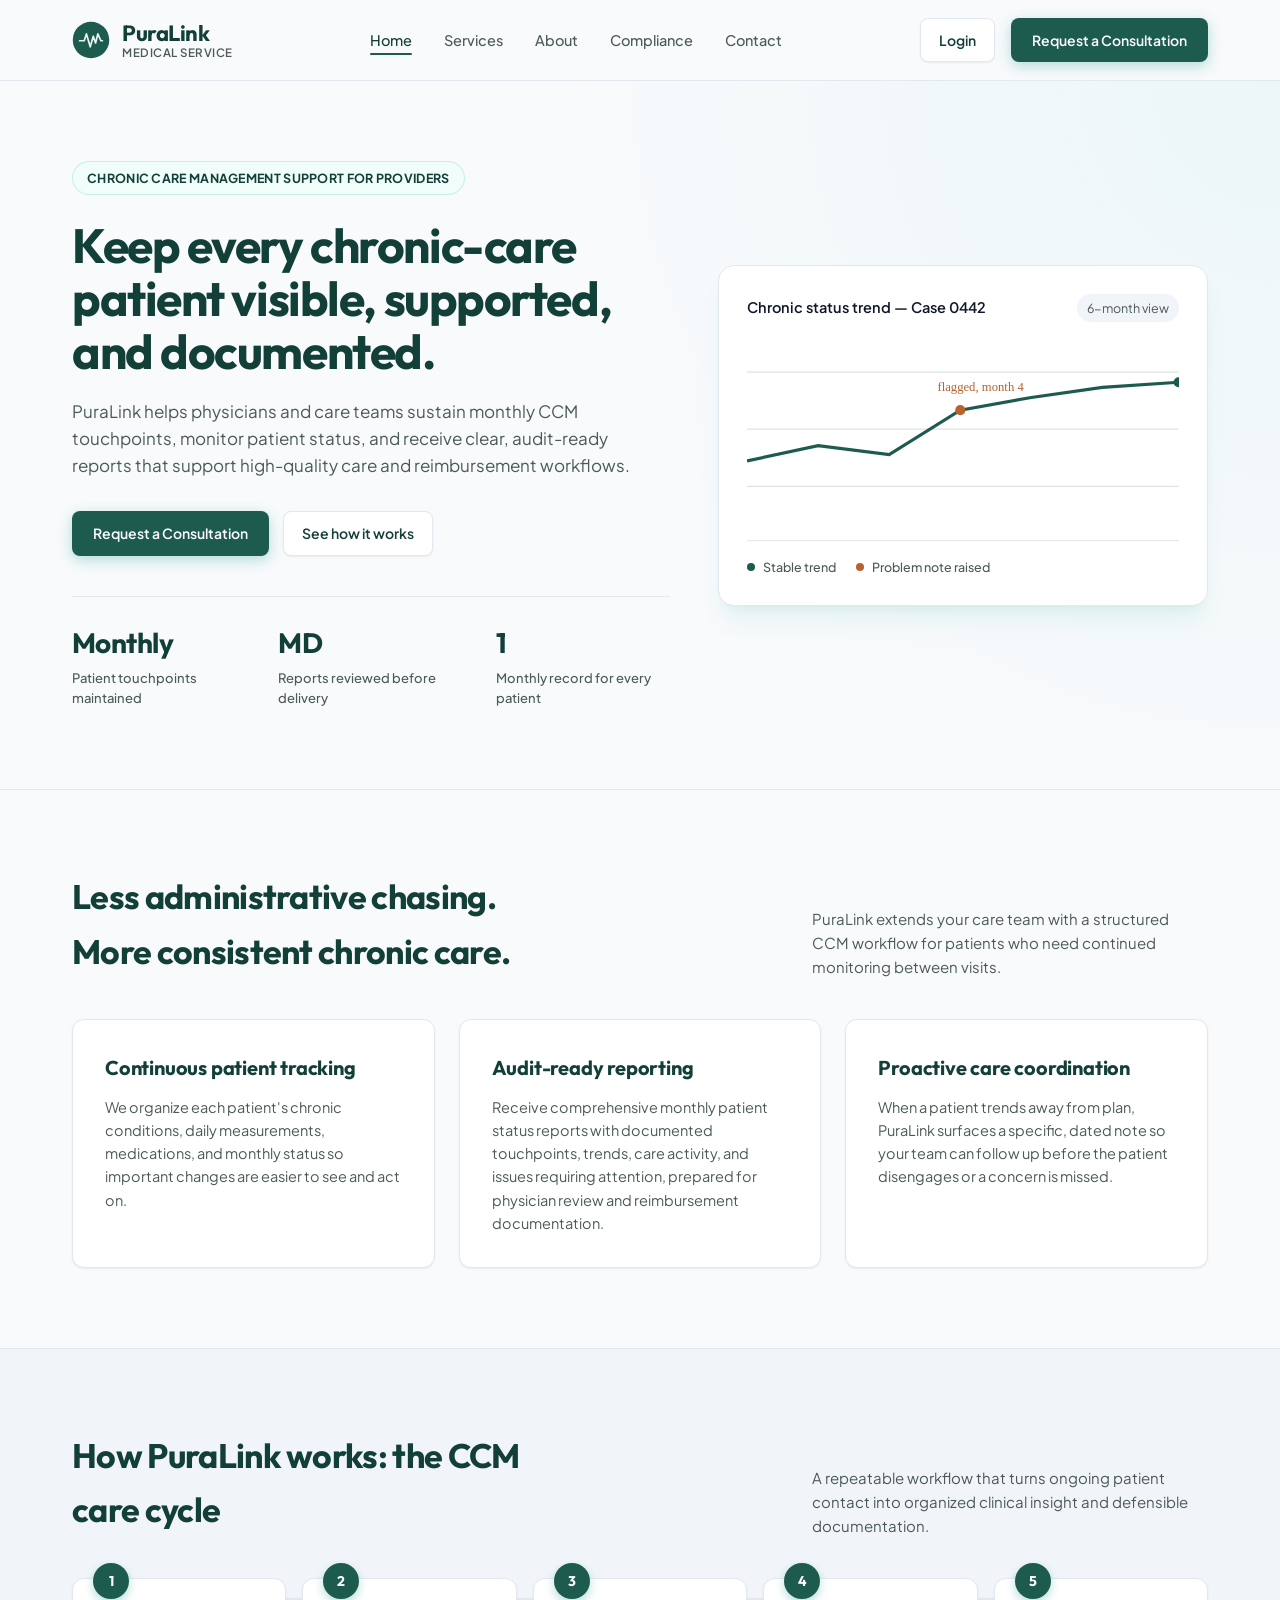
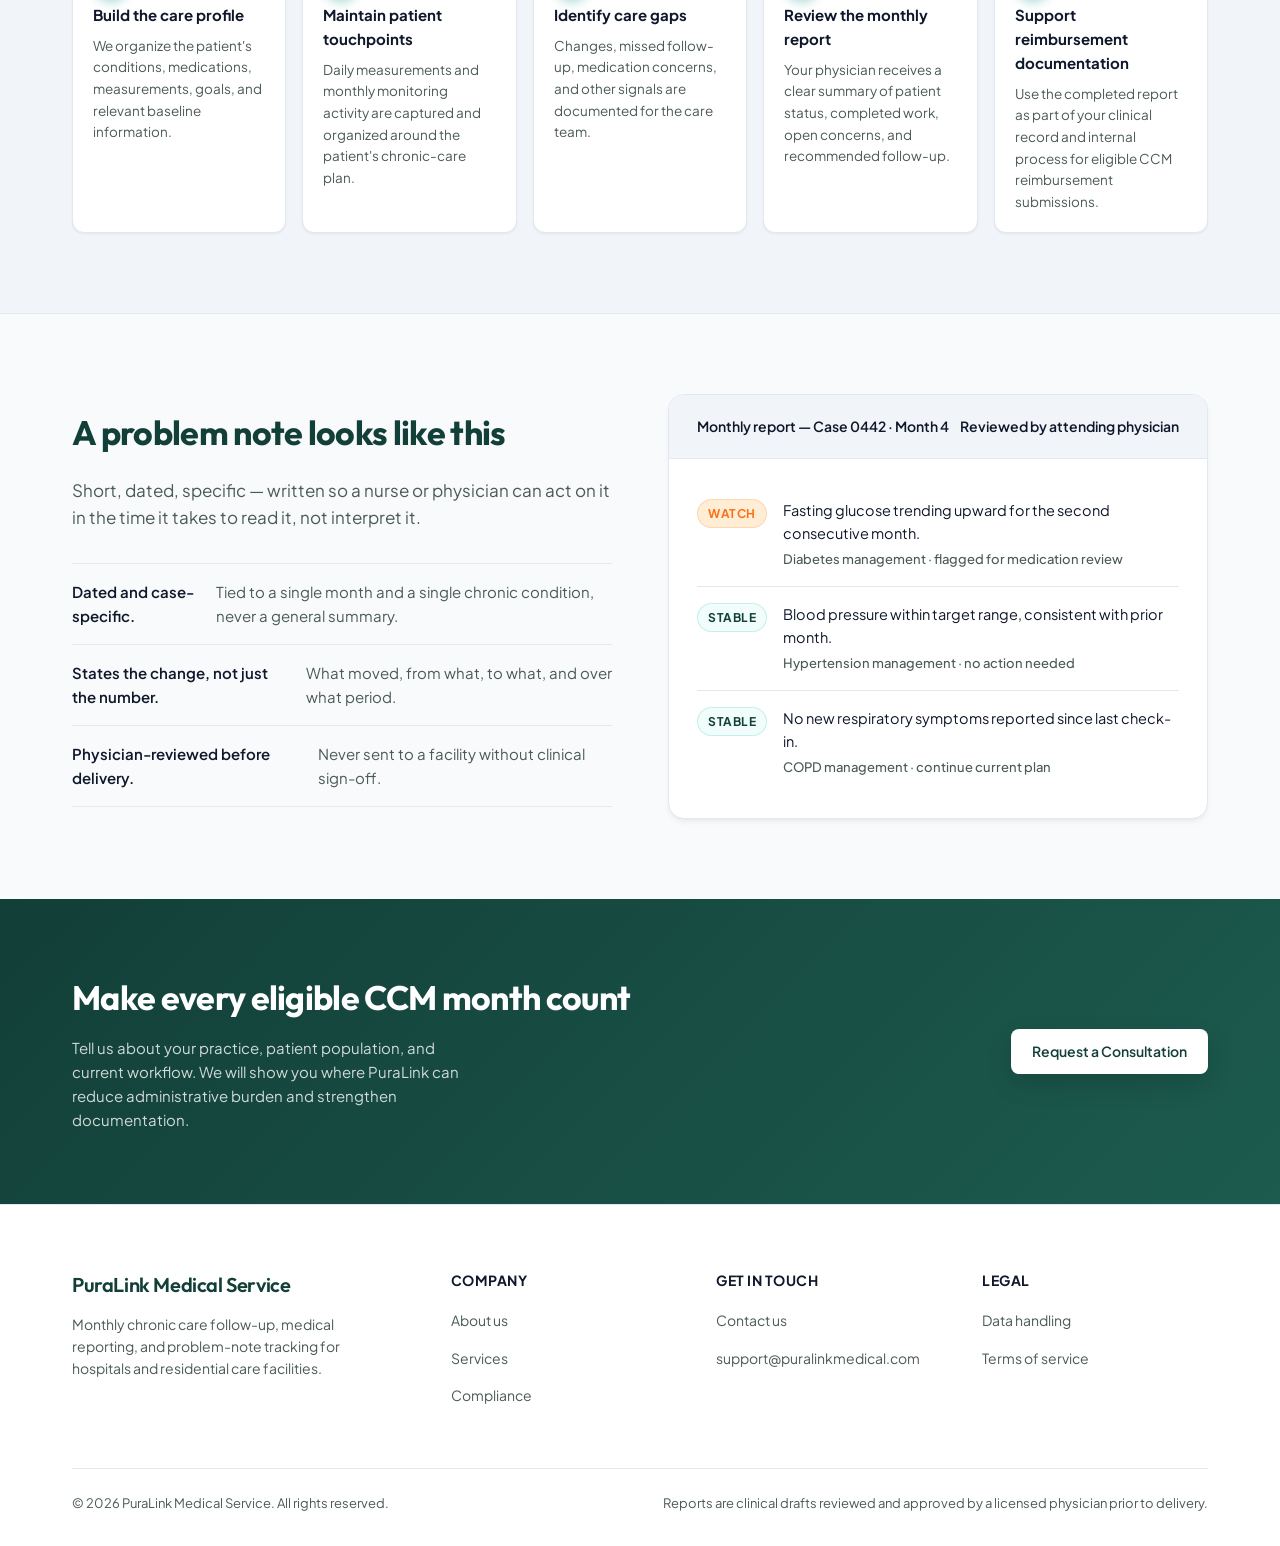
<file: index.html>
<!DOCTYPE html>
<html lang="en">
<head>
<meta charset="UTF-8">
<meta name="viewport" content="width=device-width, initial-scale=1.0">
<title>PuraLink | Chronic Care Management Support for Physicians</title>
<link rel="stylesheet" href="styles.css">
</head>
<body>

<header>
    <div class="header-inner">
        <a href="index.html" class="brand">
            <svg class="brand-mark" width="38" height="38" viewBox="0 0 100 100" fill="none" xmlns="http://www.w3.org/2000/svg">
                <circle cx="50" cy="50" r="48" fill="#1D5B4F"/>
                <path d="M20 52H32L38 34L48 68L56 40L62 58L68 34L76 52H80" stroke="#EAF3EF" stroke-width="4.5" stroke-linecap="round" stroke-linejoin="round" fill="none"/>
            </svg>
            <span class="brand-text">
                <span class="brand-name">PuraLink</span>
                <span class="brand-sub">Medical Service</span>
            </span>
        </a>
        <nav class="main-nav">
            <ul>
                <li><a href="index.html" class="active">Home</a></li>
                <li><a href="services.html">Services</a></li>
                <li><a href="about.html">About</a></li>
                <li><a href="compliance.html">Compliance</a></li>
                <li><a href="contact.html">Contact</a></li>
            </ul>
        </nav>
        <div class="header-actions">
            <a href="portal.html" class="btn btn-ghost">Login</a>
            <a href="contact.html" class="btn btn-primary">Request a Consultation</a>
        </div>
    </div>
</header>

<section class="hero">
    <div class="wrap hero-grid">
        <div class="hero-content">
            <span class="tag-chip">Chronic Care Management support for providers</span>
            <h1>Keep every chronic-care patient visible, supported, and documented.</h1>
            <p class="hero-lede">PuraLink helps physicians and care teams sustain monthly CCM touchpoints, monitor patient status, and receive clear, audit-ready reports that support high-quality care and reimbursement workflows.</p>
            <div class="hero-ctas">
                <a href="contact.html" class="btn btn-primary">Request a Consultation</a>
                <a href="services.html" class="btn btn-ghost">See how it works</a>
            </div>
            <div class="hero-stats">
                <div class="hero-stat">
                    <div class="num">Monthly</div>
                    <div class="label">Patient touchpoints maintained</div>
                </div>
                <div class="hero-stat">
                    <div class="num">MD</div>
                    <div class="label">Reports reviewed before delivery</div>
                </div>
                <div class="hero-stat">
                    <div class="num">1</div>
                    <div class="label">Monthly record for every patient</div>
                </div>
            </div>
        </div>
        <div class="hero-visual">
            <div class="trend-card">
                <div class="trend-card-head">
                    <span class="title">Chronic status trend — Case 0442</span>
                    <span class="period">6-month view</span>
                </div>
                <svg viewBox="0 0 340 150" xmlns="http://www.w3.org/2000/svg">
                    <line x1="0" y1="30" x2="340" y2="30" stroke="#DEE4E0" stroke-width="1"/>
                    <line x1="0" y1="75" x2="340" y2="75" stroke="#DEE4E0" stroke-width="1"/>
                    <line x1="0" y1="120" x2="340" y2="120" stroke="#DEE4E0" stroke-width="1"/>
                    <path d="M0,100 L56,88 L112,95 L168,60 L224,50 L280,42 L340,38" fill="none" stroke="#1D5B4F" stroke-width="2.5"/>
                    <circle cx="168" cy="60" r="4" fill="#B8622E"/>
                    <circle cx="340" cy="38" r="4" fill="#1D5B4F"/>
                    <text x="150" y="45" font-family="Inter" font-size="10" fill="#B8622E">flagged, month 4</text>
                </svg>
                <div class="trend-legend">
                    <span class="item"><span class="dot" style="background:#1D5B4F"></span>Stable trend</span>
                    <span class="item"><span class="dot" style="background:#B8622E"></span>Problem note raised</span>
                </div>
            </div>
        </div>
    </div>
</section>

<section>
    <div class="wrap">
        <div class="section-eyebrow-row">
            <h2>Less administrative chasing. More consistent chronic care.</h2>
            <p class="section-note">PuraLink extends your care team with a structured CCM workflow for patients who need continued monitoring between visits.</p>
        </div>
        <div class="card-row">
            <div class="card">
                <h3>Continuous patient tracking</h3>
                <p>We organize each patient's chronic conditions, daily measurements, medications, and monthly status so important changes are easier to see and act on.</p>
            </div>
            <div class="card">
                <h3>Audit-ready reporting</h3>
                <p>Receive comprehensive monthly patient status reports with documented touchpoints, trends, care activity, and issues requiring attention, prepared for physician review and reimbursement documentation.</p>
            </div>
            <div class="card">
                <h3>Proactive care coordination</h3>
                <p>When a patient trends away from plan, PuraLink surfaces a specific, dated note so your team can follow up before the patient disengages or a concern is missed.</p>
            </div>
        </div>
    </div>
</section>

<section class="band">
    <div class="wrap">
        <div class="section-eyebrow-row">
            <h2>How PuraLink works: the CCM care cycle</h2>
            <p class="section-note">A repeatable workflow that turns ongoing patient contact into organized clinical insight and defensible documentation.</p>
        </div>
        <div class="timeline">
            <div class="timeline-step">
                <div class="timeline-marker">1</div>
                <h4>Build the care profile</h4>
                <p>We organize the patient's conditions, medications, measurements, goals, and relevant baseline information.</p>
            </div>
            <div class="timeline-step">
                <div class="timeline-marker">2</div>
                <h4>Maintain patient touchpoints</h4>
                <p>Daily measurements and monthly monitoring activity are captured and organized around the patient's chronic-care plan.</p>
            </div>
            <div class="timeline-step">
                <div class="timeline-marker">3</div>
                <h4>Identify care gaps</h4>
                <p>Changes, missed follow-up, medication concerns, and other signals are documented for the care team.</p>
            </div>
            <div class="timeline-step">
                <div class="timeline-marker">4</div>
                <h4>Review the monthly report</h4>
                <p>Your physician receives a clear summary of patient status, completed work, open concerns, and recommended follow-up.</p>
            </div>
            <div class="timeline-step">
                <div class="timeline-marker">5</div>
                <h4>Support reimbursement documentation</h4>
                <p>Use the completed report as part of your clinical record and internal process for eligible CCM reimbursement submissions.</p>
            </div>
        </div>
    </div>
</section>

<section>
    <div class="wrap split">
        <div class="split-text">
            <h2>A problem note looks like this</h2>
            <p class="hero-lede" style="margin-top:16px;">Short, dated, specific — written so a nurse or physician can act on it in the time it takes to read it, not interpret it.</p>
            <ul class="feature-list">
                <li><strong>Dated and case-specific.</strong> Tied to a single month and a single chronic condition, never a general summary.</li>
                <li><strong>States the change, not just the number.</strong> What moved, from what, to what, and over what period.</li>
                <li><strong>Physician-reviewed before delivery.</strong> Never sent to a facility without clinical sign-off.</li>
            </ul>
        </div>
        <div class="split-visual">
            <div class="note-sample">
                <div class="note-sample-head">
                    <span class="patient-label">Monthly report — Case 0442 · Month 4</span>
                    <span class="patient-label">Reviewed by attending physician</span>
                </div>
                <div class="note-sample-body">
                    <div class="note-row">
                        <span class="note-flag watch">Watch</span>
                        <div class="note-text">Fasting glucose trending upward for the second consecutive month.
                            <span class="field">Diabetes management · flagged for medication review</span>
                        </div>
                    </div>
                    <div class="note-row">
                        <span class="note-flag stable">Stable</span>
                        <div class="note-text">Blood pressure within target range, consistent with prior month.
                            <span class="field">Hypertension management · no action needed</span>
                        </div>
                    </div>
                    <div class="note-row">
                        <span class="note-flag stable">Stable</span>
                        <div class="note-text">No new respiratory symptoms reported since last check-in.
                            <span class="field">COPD management · continue current plan</span>
                        </div>
                    </div>
                </div>
            </div>
        </div>
    </div>
</section>

<section class="cta-band">
    <div class="wrap cta-band-inner">
        <div>
            <h2>Make every eligible CCM month count</h2>
            <p class="section-note" style="margin-top:10px;">Tell us about your practice, patient population, and current workflow. We will show you where PuraLink can reduce administrative burden and strengthen documentation.</p>
        </div>
        <a href="contact.html" class="btn btn-primary">Request a Consultation</a>
    </div>
</section>

<footer>
    <div class="wrap">
        <div class="footer-grid">
            <div class="footer-brand">
                <span class="brand-name" style="font-family:var(--serif); color:var(--teal-deep); font-weight:600;">PuraLink Medical Service</span>
                <p>Monthly chronic care follow-up, medical reporting, and problem-note tracking for hospitals and residential care facilities.</p>
            </div>
            <div class="footer-col">
                <h5>Company</h5>
                <ul>
                    <li><a href="about.html">About us</a></li>
                    <li><a href="services.html">Services</a></li>
                    <li><a href="compliance.html">Compliance</a></li>
                </ul>
            </div>
            <div class="footer-col">
                <h5>Get in touch</h5>
                <ul>
                    <li><a href="contact.html">Contact us</a></li>
                    <li><a href="mailto:support@puralinkmedical.com">support@puralinkmedical.com</a></li>
                </ul>
            </div>
            <div class="footer-col">
                <h5>Legal</h5>
                <ul>
                    <li><a href="compliance.html">Data handling</a></li>
                    <li><a href="#">Terms of service</a></li>
                </ul>
            </div>
        </div>
        <div class="footer-bottom">
            <span>&copy; 2026 PuraLink Medical Service. All rights reserved.</span>
            <span>Reports are clinical drafts reviewed and approved by a licensed physician prior to delivery.</span>
        </div>
    </div>
</footer>

</body>
</html>
</file>
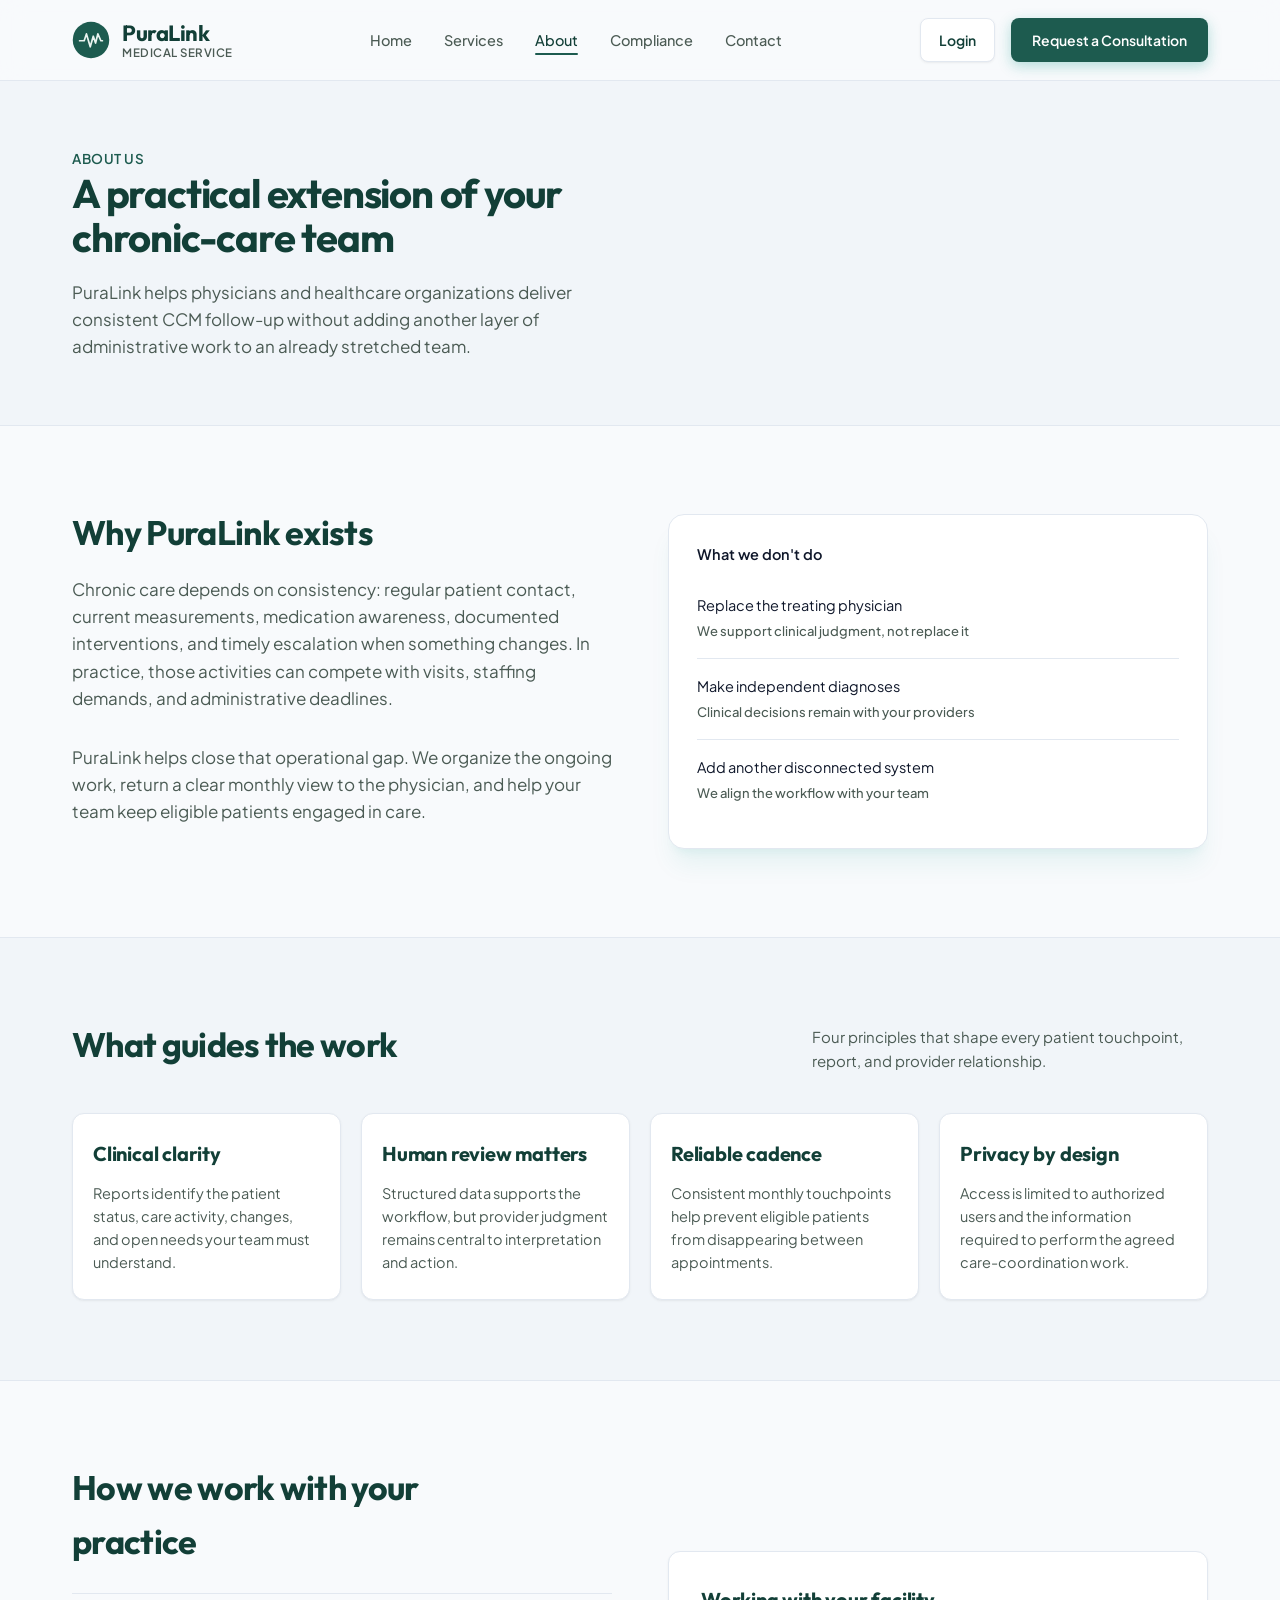
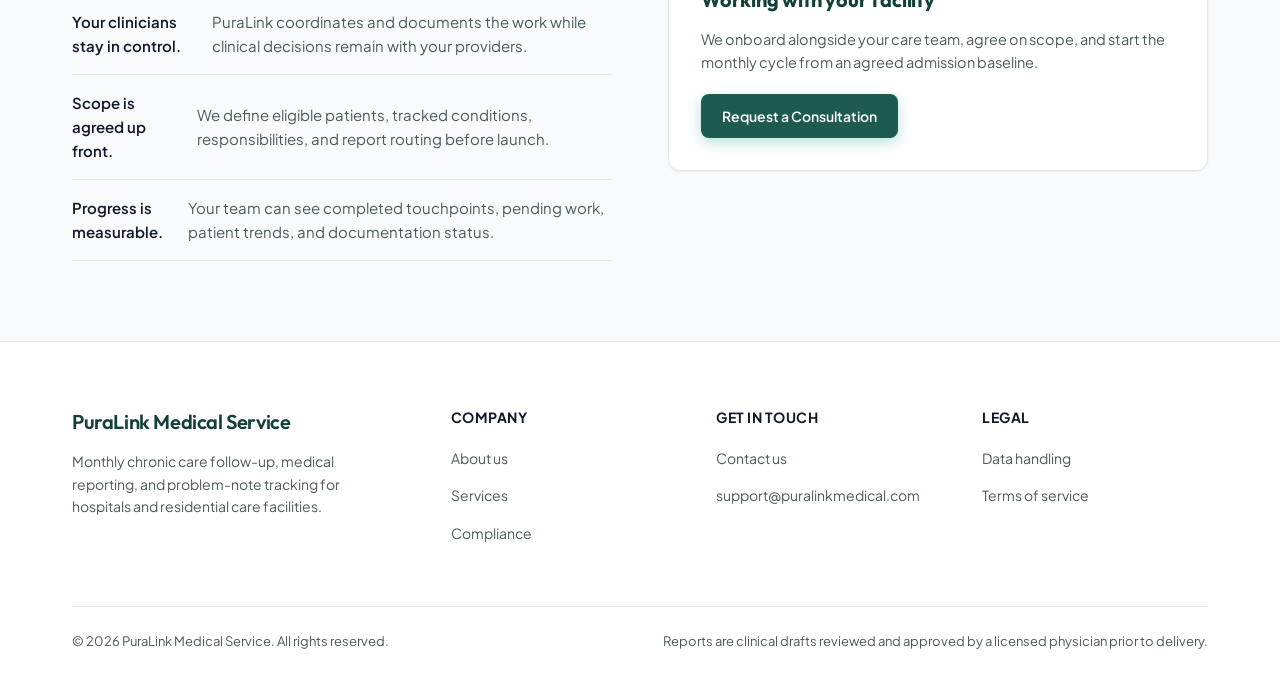
<file: about.html>
<!DOCTYPE html>
<html lang="en">
<head>
<meta charset="UTF-8">
<meta name="viewport" content="width=device-width, initial-scale=1.0">
<title>About PuraLink | Chronic Care Management Support</title>
<link rel="stylesheet" href="styles.css">
</head>
<body>

<header>
    <div class="header-inner">
        <a href="index.html" class="brand">
            <svg class="brand-mark" width="38" height="38" viewBox="0 0 100 100" fill="none" xmlns="http://www.w3.org/2000/svg">
                <circle cx="50" cy="50" r="48" fill="#1D5B4F"/>
                <path d="M20 52H32L38 34L48 68L56 40L62 58L68 34L76 52H80" stroke="#EAF3EF" stroke-width="4.5" stroke-linecap="round" stroke-linejoin="round" fill="none"/>
            </svg>
            <span class="brand-text">
                <span class="brand-name">PuraLink</span>
                <span class="brand-sub">Medical Service</span>
            </span>
        </a>
        <nav class="main-nav">
            <ul>
                <li><a href="index.html">Home</a></li>
                <li><a href="services.html">Services</a></li>
                <li><a href="about.html" class="active">About</a></li>
                <li><a href="compliance.html">Compliance</a></li>
                <li><a href="contact.html">Contact</a></li>
            </ul>
        </nav>
        <div class="header-actions">
            <a href="portal.html" class="btn btn-ghost">Login</a>
            <a href="contact.html" class="btn btn-primary">Request a Consultation</a>
        </div>
    </div>
</header>

<section class="page-header">
    <div class="wrap">
        <span class="breadcrumb">About us</span>
        <h1>A practical extension of your chronic-care team</h1>
        <p class="hero-lede">PuraLink helps physicians and healthcare organizations deliver consistent CCM follow-up without adding another layer of administrative work to an already stretched team.</p>
    </div>
</section>

<section>
    <div class="wrap split">
        <div class="split-text">
            <h2>Why PuraLink exists</h2>
            <p class="hero-lede" style="margin-top:16px;">Chronic care depends on consistency: regular patient contact, current measurements, medication awareness, documented interventions, and timely escalation when something changes. In practice, those activities can compete with visits, staffing demands, and administrative deadlines.</p>
            <p class="hero-lede" style="margin-top:16px;">PuraLink helps close that operational gap. We organize the ongoing work, return a clear monthly view to the physician, and help your team keep eligible patients engaged in care.</p>
        </div>
        <div class="split-visual">
            <div class="trend-card">
                <div class="trend-card-head">
                    <span class="title">What we don't do</span>
                </div>
                <div class="note-sample-body" style="padding:0;">
                    <div class="note-row"><div class="note-text">Replace the treating physician<span class="field">We support clinical judgment, not replace it</span></div></div>
                    <div class="note-row"><div class="note-text">Make independent diagnoses<span class="field">Clinical decisions remain with your providers</span></div></div>
                    <div class="note-row"><div class="note-text">Add another disconnected system<span class="field">We align the workflow with your team</span></div></div>
                </div>
            </div>
        </div>
    </div>
</section>

<section class="band">
    <div class="wrap">
        <div class="section-eyebrow-row">
            <h2>What guides the work</h2>
            <p class="section-note">Four principles that shape every patient touchpoint, report, and provider relationship.</p>
        </div>
        <div class="value-row">
            <div class="card">
                <h3>Clinical clarity</h3>
                <p>Reports identify the patient status, care activity, changes, and open needs your team must understand.</p>
            </div>
            <div class="card">
                <h3>Human review matters</h3>
                <p>Structured data supports the workflow, but provider judgment remains central to interpretation and action.</p>
            </div>
            <div class="card">
                <h3>Reliable cadence</h3>
                <p>Consistent monthly touchpoints help prevent eligible patients from disappearing between appointments.</p>
            </div>
            <div class="card">
                <h3>Privacy by design</h3>
                <p>Access is limited to authorized users and the information required to perform the agreed care-coordination work.</p>
            </div>
        </div>
    </div>
</section>

<section>
    <div class="wrap split reverse">
        <div class="split-visual">
            <div class="card">
                <h3>Working with your facility</h3>
                <p style="margin-bottom:20px;">We onboard alongside your care team, agree on scope, and start the monthly cycle from an agreed admission baseline.</p>
                <a href="contact.html" class="btn btn-primary">Request a Consultation</a>
            </div>
        </div>
        <div class="split-text">
            <h2>How we work with your practice</h2>
            <ul class="feature-list">
                <li><strong>Your clinicians stay in control.</strong> PuraLink coordinates and documents the work while clinical decisions remain with your providers.</li>
                <li><strong>Scope is agreed up front.</strong> We define eligible patients, tracked conditions, responsibilities, and report routing before launch.</li>
                <li><strong>Progress is measurable.</strong> Your team can see completed touchpoints, pending work, patient trends, and documentation status.</li>
            </ul>
        </div>
    </div>
</section>

<footer>
    <div class="wrap">
        <div class="footer-grid">
            <div class="footer-brand">
                <span class="brand-name" style="font-family:var(--serif); color:var(--teal-deep); font-weight:600;">PuraLink Medical Service</span>
                <p>Monthly chronic care follow-up, medical reporting, and problem-note tracking for hospitals and residential care facilities.</p>
            </div>
            <div class="footer-col">
                <h5>Company</h5>
                <ul>
                    <li><a href="about.html">About us</a></li>
                    <li><a href="services.html">Services</a></li>
                    <li><a href="compliance.html">Compliance</a></li>
                </ul>
            </div>
            <div class="footer-col">
                <h5>Get in touch</h5>
                <ul>
                    <li><a href="contact.html">Contact us</a></li>
                    <li><a href="mailto:support@puralinkmedical.com">support@puralinkmedical.com</a></li>
                </ul>
            </div>
            <div class="footer-col">
                <h5>Legal</h5>
                <ul>
                    <li><a href="compliance.html">Data handling</a></li>
                    <li><a href="#">Terms of service</a></li>
                </ul>
            </div>
        </div>
        <div class="footer-bottom">
            <span>&copy; 2026 PuraLink Medical Service. All rights reserved.</span>
            <span>Reports are clinical drafts reviewed and approved by a licensed physician prior to delivery.</span>
        </div>
    </div>
</footer>

</body>
</html>
</file>
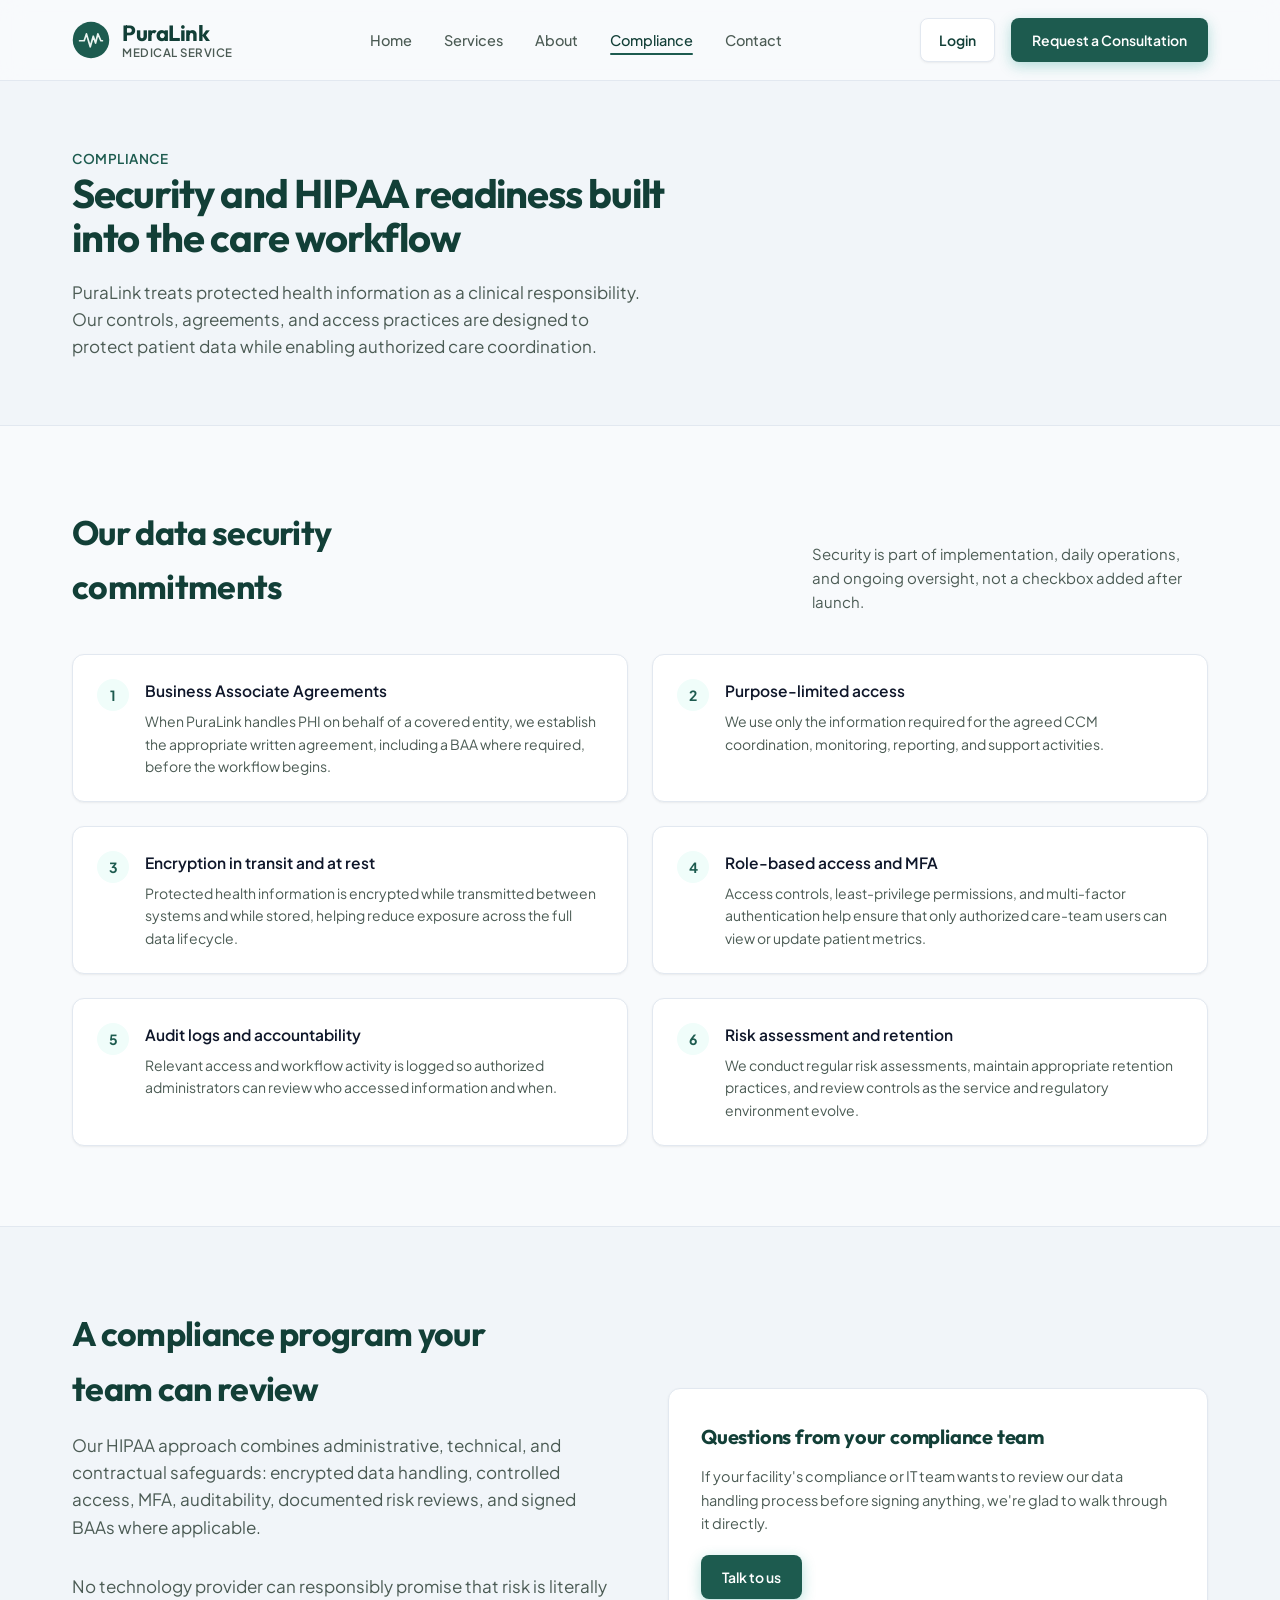
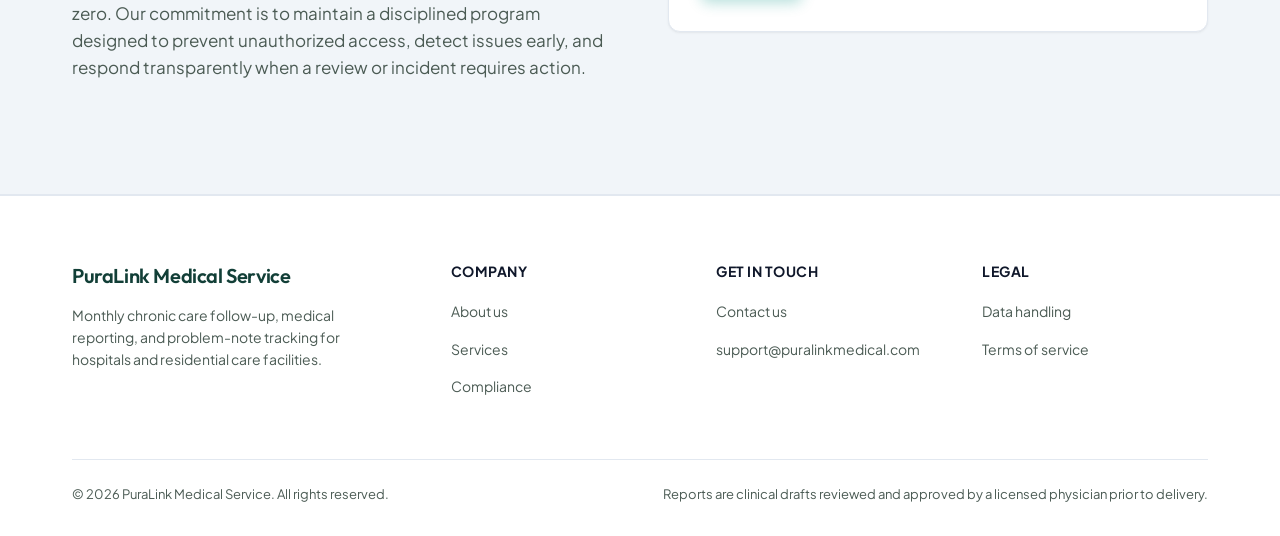
<file: compliance.html>
<!DOCTYPE html>
<html lang="en">
<head>
<meta charset="UTF-8">
<meta name="viewport" content="width=device-width, initial-scale=1.0">
<title>HIPAA Compliance & Data Security | PuraLink</title>
<link rel="stylesheet" href="styles.css">
</head>
<body>

<header>
    <div class="header-inner">
        <a href="index.html" class="brand">
            <svg class="brand-mark" width="38" height="38" viewBox="0 0 100 100" fill="none" xmlns="http://www.w3.org/2000/svg">
                <circle cx="50" cy="50" r="48" fill="#1D5B4F"/>
                <path d="M20 52H32L38 34L48 68L56 40L62 58L68 34L76 52H80" stroke="#EAF3EF" stroke-width="4.5" stroke-linecap="round" stroke-linejoin="round" fill="none"/>
            </svg>
            <span class="brand-text">
                <span class="brand-name">PuraLink</span>
                <span class="brand-sub">Medical Service</span>
            </span>
        </a>
        <nav class="main-nav">
            <ul>
                <li><a href="index.html">Home</a></li>
                <li><a href="services.html">Services</a></li>
                <li><a href="about.html">About</a></li>
                <li><a href="compliance.html" class="active">Compliance</a></li>
                <li><a href="contact.html">Contact</a></li>
            </ul>
        </nav>
        <div class="header-actions">
            <a href="portal.html" class="btn btn-ghost">Login</a>
            <a href="contact.html" class="btn btn-primary">Request a Consultation</a>
        </div>
    </div>
</header>

<section class="page-header">
    <div class="wrap">
        <span class="breadcrumb">Compliance</span>
        <h1>Security and HIPAA readiness built into the care workflow</h1>
        <p class="hero-lede">PuraLink treats protected health information as a clinical responsibility. Our controls, agreements, and access practices are designed to protect patient data while enabling authorized care coordination.</p>
    </div>
</section>

<section>
    <div class="wrap">
        <div class="section-eyebrow-row">
            <h2>Our data security commitments</h2>
            <p class="section-note">Security is part of implementation, daily operations, and ongoing oversight, not a checkbox added after launch.</p>
        </div>
        <div class="compliance-grid">
            <div class="compliance-item">
                <div class="mark">1</div>
                <div>
                    <h4>Business Associate Agreements</h4>
                    <p>When PuraLink handles PHI on behalf of a covered entity, we establish the appropriate written agreement, including a BAA where required, before the workflow begins.</p>
                </div>
            </div>
            <div class="compliance-item">
                <div class="mark">2</div>
                <div>
                    <h4>Purpose-limited access</h4>
                    <p>We use only the information required for the agreed CCM coordination, monitoring, reporting, and support activities.</p>
                </div>
            </div>
            <div class="compliance-item">
                <div class="mark">3</div>
                <div>
                    <h4>Encryption in transit and at rest</h4>
                    <p>Protected health information is encrypted while transmitted between systems and while stored, helping reduce exposure across the full data lifecycle.</p>
                </div>
            </div>
            <div class="compliance-item">
                <div class="mark">4</div>
                <div>
                    <h4>Role-based access and MFA</h4>
                    <p>Access controls, least-privilege permissions, and multi-factor authentication help ensure that only authorized care-team users can view or update patient metrics.</p>
                </div>
            </div>
            <div class="compliance-item">
                <div class="mark">5</div>
                <div>
                    <h4>Audit logs and accountability</h4>
                    <p>Relevant access and workflow activity is logged so authorized administrators can review who accessed information and when.</p>
                </div>
            </div>
            <div class="compliance-item">
                <div class="mark">6</div>
                <div>
                    <h4>Risk assessment and retention</h4>
                    <p>We conduct regular risk assessments, maintain appropriate retention practices, and review controls as the service and regulatory environment evolve.</p>
                </div>
            </div>
        </div>
    </div>
</section>

<section class="band">
    <div class="wrap split">
        <div class="split-text">
            <h2>A compliance program your team can review</h2>
            <p class="hero-lede" style="margin-top:16px;">Our HIPAA approach combines administrative, technical, and contractual safeguards: encrypted data handling, controlled access, MFA, auditability, documented risk reviews, and signed BAAs where applicable.</p>
            <p class="hero-lede" style="margin-top:16px;">No technology provider can responsibly promise that risk is literally zero. Our commitment is to maintain a disciplined program designed to prevent unauthorized access, detect issues early, and respond transparently when a review or incident requires action.</p>
        </div>
        <div class="split-visual">
            <div class="card">
                <h3>Questions from your compliance team</h3>
                <p style="margin-bottom:20px;">If your facility's compliance or IT team wants to review our data handling process before signing anything, we're glad to walk through it directly.</p>
                <a href="contact.html" class="btn btn-primary">Talk to us</a>
            </div>
        </div>
    </div>
</section>

<footer>
    <div class="wrap">
        <div class="footer-grid">
            <div class="footer-brand">
                <span class="brand-name" style="font-family:var(--serif); color:var(--teal-deep); font-weight:600;">PuraLink Medical Service</span>
                <p>Monthly chronic care follow-up, medical reporting, and problem-note tracking for hospitals and residential care facilities.</p>
            </div>
            <div class="footer-col">
                <h5>Company</h5>
                <ul>
                    <li><a href="about.html">About us</a></li>
                    <li><a href="services.html">Services</a></li>
                    <li><a href="compliance.html">Compliance</a></li>
                </ul>
            </div>
            <div class="footer-col">
                <h5>Get in touch</h5>
                <ul>
                    <li><a href="contact.html">Contact us</a></li>
                    <li><a href="mailto:support@puralinkmedical.com">support@puralinkmedical.com</a></li>
                </ul>
            </div>
            <div class="footer-col">
                <h5>Legal</h5>
                <ul>
                    <li><a href="compliance.html">Data handling</a></li>
                    <li><a href="#">Terms of service</a></li>
                </ul>
            </div>
        </div>
        <div class="footer-bottom">
            <span>&copy; 2026 PuraLink Medical Service. All rights reserved.</span>
            <span>Reports are clinical drafts reviewed and approved by a licensed physician prior to delivery.</span>
        </div>
    </div>
</footer>

</body>
</html>
</file>
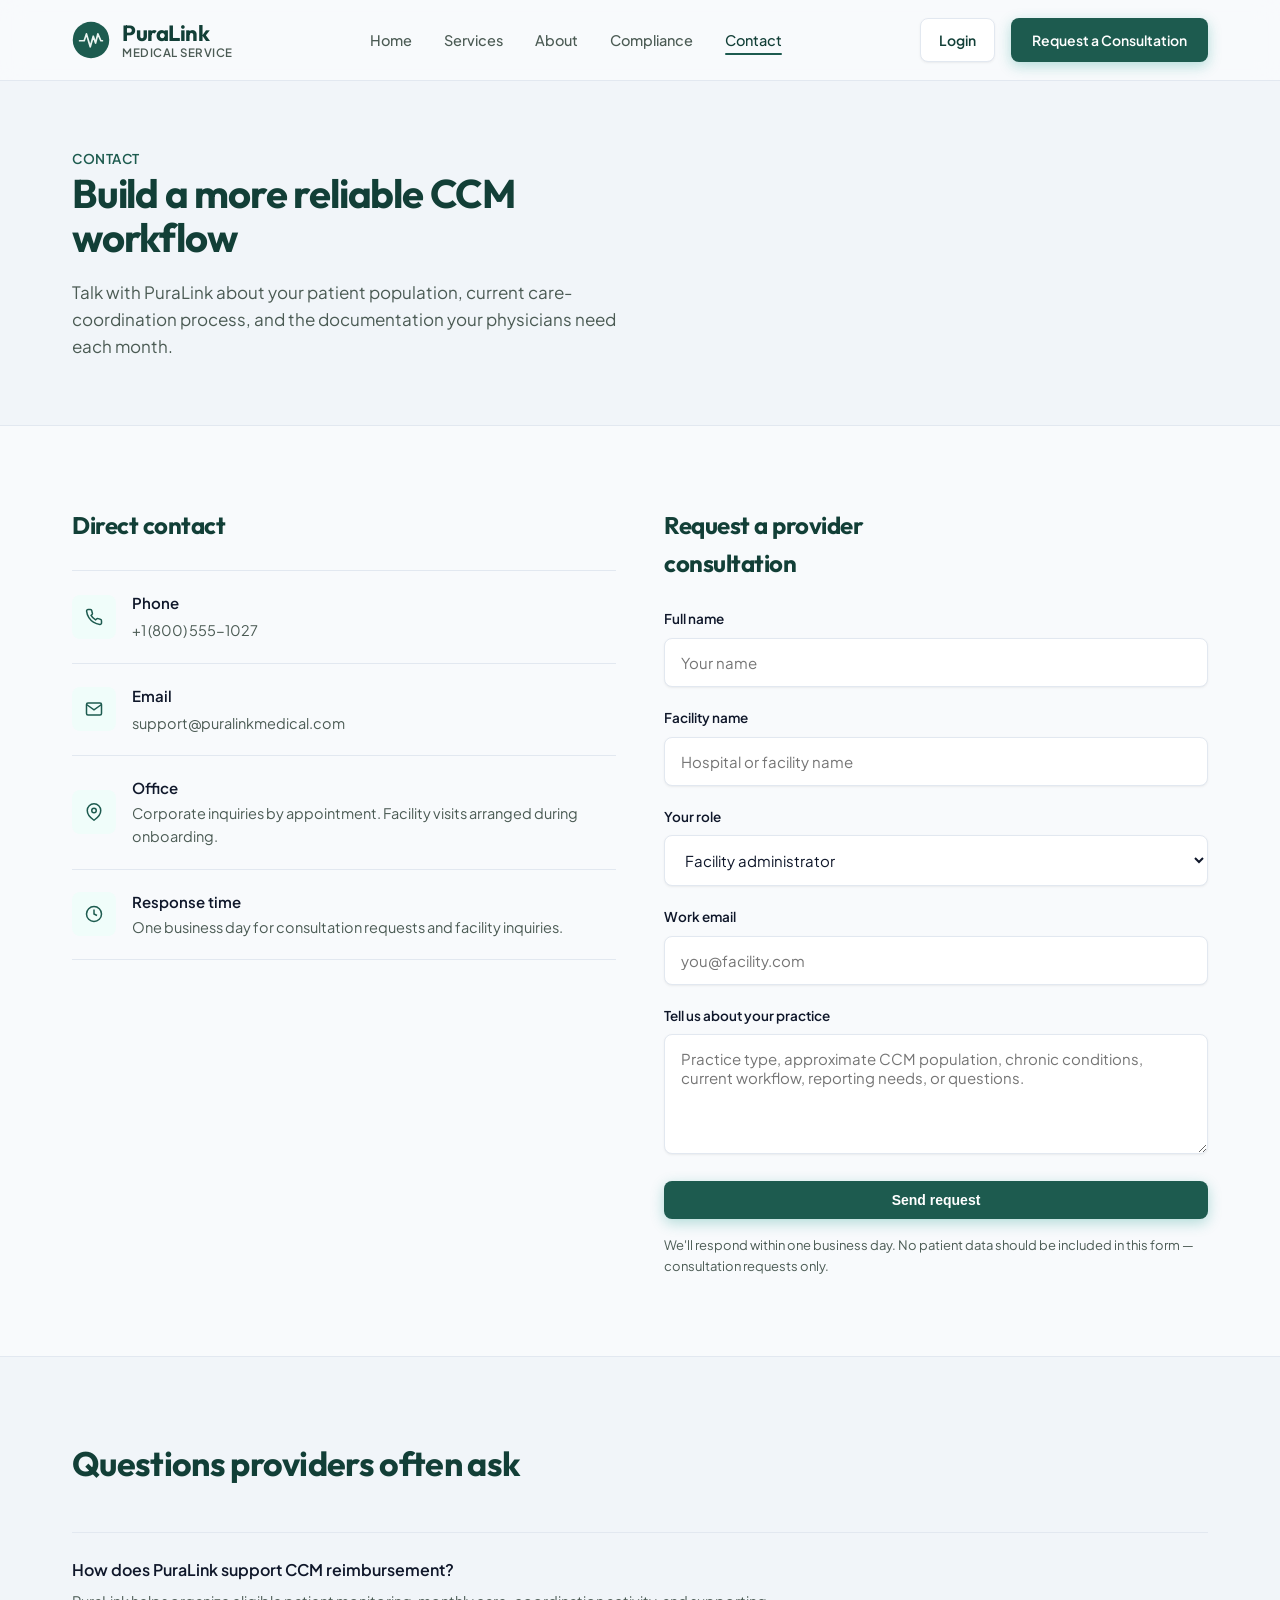
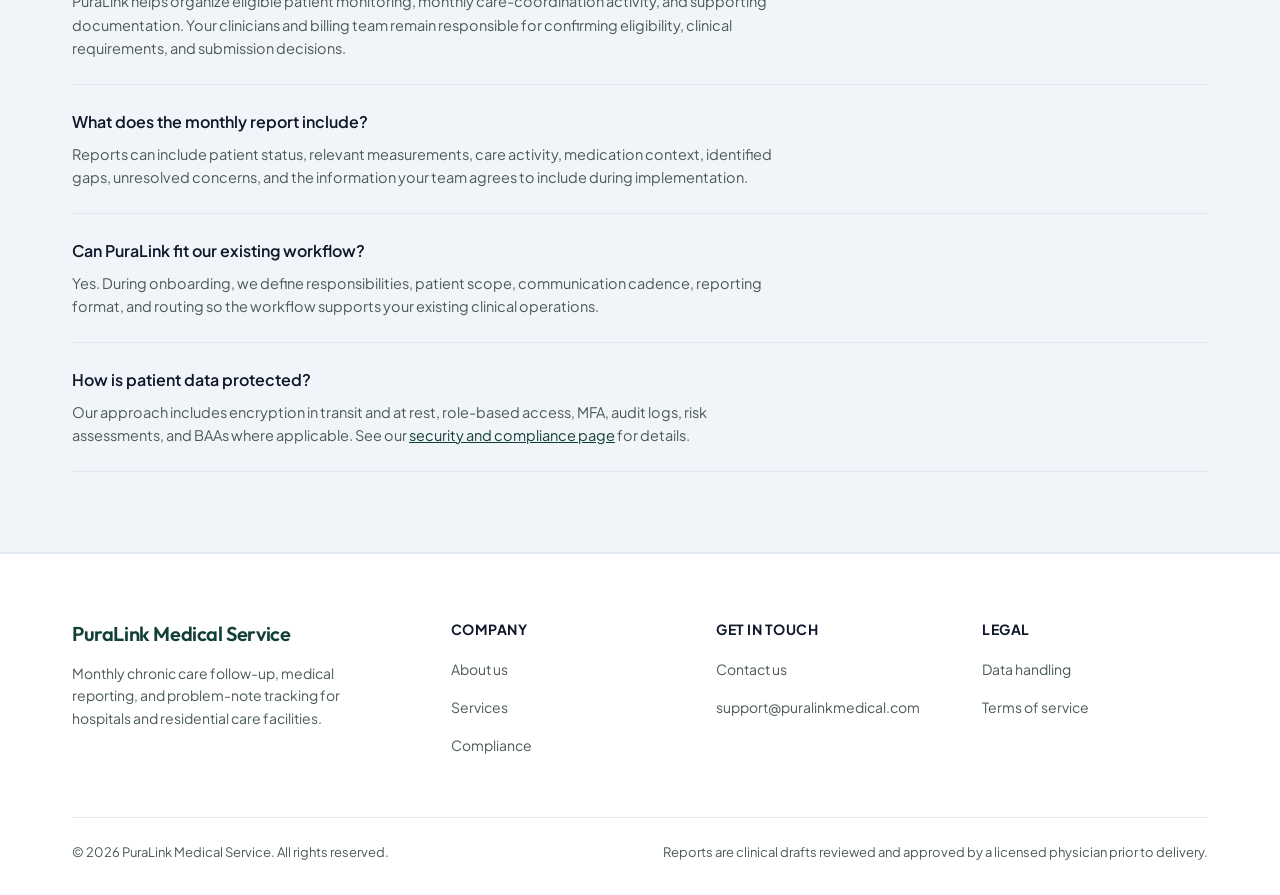
<file: contact.html>
<!DOCTYPE html>
<html lang="en">
<head>
<meta charset="UTF-8">
<meta name="viewport" content="width=device-width, initial-scale=1.0">
<title>Contact PuraLink | Discuss CCM Support</title>
<link rel="stylesheet" href="styles.css">
</head>
<body>

<header>
    <div class="header-inner">
        <a href="index.html" class="brand">
            <svg class="brand-mark" width="38" height="38" viewBox="0 0 100 100" fill="none" xmlns="http://www.w3.org/2000/svg">
                <circle cx="50" cy="50" r="48" fill="#1D5B4F"/>
                <path d="M20 52H32L38 34L48 68L56 40L62 58L68 34L76 52H80" stroke="#EAF3EF" stroke-width="4.5" stroke-linecap="round" stroke-linejoin="round" fill="none"/>
            </svg>
            <span class="brand-text">
                <span class="brand-name">PuraLink</span>
                <span class="brand-sub">Medical Service</span>
            </span>
        </a>
        <nav class="main-nav">
            <ul>
                <li><a href="index.html">Home</a></li>
                <li><a href="services.html">Services</a></li>
                <li><a href="about.html">About</a></li>
                <li><a href="compliance.html">Compliance</a></li>
                <li><a href="contact.html" class="active">Contact</a></li>
            </ul>
        </nav>
        <div class="header-actions">
            <a href="portal.html" class="btn btn-ghost">Login</a>
            <a href="contact.html" class="btn btn-primary">Request a Consultation</a>
        </div>
    </div>
</header>

<section class="page-header">
    <div class="wrap">
        <span class="breadcrumb">Contact</span>
        <h1>Build a more reliable CCM workflow</h1>
        <p class="hero-lede">Talk with PuraLink about your patient population, current care-coordination process, and the documentation your physicians need each month.</p>
    </div>
</section>

<section>
    <div class="wrap contact-grid">
        <div>
            <h2 style="font-size:24px; margin-bottom: 26px;">Direct contact</h2>

            <div class="contact-method">
                <div class="icon-box">
                    <svg width="18" height="18" viewBox="0 0 24 24" fill="none" stroke="#1D5B4F" stroke-width="2"><path d="M22 16.92v3a2 2 0 0 1-2.18 2 19.79 19.79 0 0 1-8.63-3.07 19.5 19.5 0 0 1-6-6 19.79 19.79 0 0 1-3.07-8.67A2 2 0 0 1 4.11 2h3a2 2 0 0 1 2 1.72c.127.96.362 1.903.7 2.81a2 2 0 0 1-.45 2.11L8.09 9.91a16 16 0 0 0 6 6l1.27-1.27a2 2 0 0 1 2.11-.45c.907.338 1.85.573 2.81.7A2 2 0 0 1 22 16.92z"/></svg>
                </div>
                <div>
                    <h4>Phone</h4>
                    <a href="tel:+18005551027">+1 (800) 555-1027</a>
                </div>
            </div>

            <div class="contact-method">
                <div class="icon-box">
                    <svg width="18" height="18" viewBox="0 0 24 24" fill="none" stroke="#1D5B4F" stroke-width="2"><path d="M4 4h16v16H4z" stroke="none"/><path d="M22 6l-10 7L2 6"/><rect x="2" y="4" width="20" height="16" rx="2"/></svg>
                </div>
                <div>
                    <h4>Email</h4>
                    <a href="mailto:support@puralinkmedical.com">support@puralinkmedical.com</a>
                </div>
            </div>

            <div class="contact-method">
                <div class="icon-box">
                    <svg width="18" height="18" viewBox="0 0 24 24" fill="none" stroke="#1D5B4F" stroke-width="2"><path d="M21 10c0 7-9 13-9 13s-9-6-9-13a9 9 0 0 1 18 0z"/><circle cx="12" cy="10" r="3"/></svg>
                </div>
                <div>
                    <h4>Office</h4>
                    <p>Corporate inquiries by appointment. Facility visits arranged during onboarding.</p>
                </div>
            </div>

            <div class="contact-method">
                <div class="icon-box">
                    <svg width="18" height="18" viewBox="0 0 24 24" fill="none" stroke="#1D5B4F" stroke-width="2"><circle cx="12" cy="12" r="10"/><path d="M12 6v6l4 2"/></svg>
                </div>
                <div>
                    <h4>Response time</h4>
                    <p>One business day for consultation requests and facility inquiries.</p>
                </div>
            </div>
        </div>

        <div>
            <h2 style="font-size:24px; margin-bottom: 26px;">Request a provider consultation</h2>
            <form onsubmit="return false;">
                <div class="form-field">
                    <label for="name">Full name</label>
                    <input type="text" id="name" placeholder="Your name">
                </div>
                <div class="form-field">
                    <label for="facility">Facility name</label>
                    <input type="text" id="facility" placeholder="Hospital or facility name">
                </div>
                <div class="form-field">
                    <label for="role">Your role</label>
                    <select id="role">
                        <option>Facility administrator</option>
                        <option>Director of nursing</option>
                        <option>Physician</option>
                        <option>Compliance / IT</option>
                        <option>Other</option>
                    </select>
                </div>
                <div class="form-field">
                    <label for="email">Work email</label>
                    <input type="email" id="email" placeholder="you@facility.com">
                </div>
                <div class="form-field">
                    <label for="message">Tell us about your practice</label>
                    <textarea id="message" placeholder="Practice type, approximate CCM population, chronic conditions, current workflow, reporting needs, or questions."></textarea>
                </div>
                <button type="submit" class="btn btn-primary" style="width:100%; justify-content:center;">Send request</button>
                <p class="form-note">We'll respond within one business day. No patient data should be included in this form — consultation requests only.</p>
            </form>
        </div>
    </div>
</section>

<section class="band">
    <div class="wrap">
        <div class="section-eyebrow-row">
            <h2>Questions providers often ask</h2>
        </div>
        <div class="faq-item">
            <h4>How does PuraLink support CCM reimbursement?</h4>
            <p>PuraLink helps organize eligible patient monitoring, monthly care-coordination activity, and supporting documentation. Your clinicians and billing team remain responsible for confirming eligibility, clinical requirements, and submission decisions.</p>
        </div>
        <div class="faq-item">
            <h4>What does the monthly report include?</h4>
            <p>Reports can include patient status, relevant measurements, care activity, medication context, identified gaps, unresolved concerns, and the information your team agrees to include during implementation.</p>
        </div>
        <div class="faq-item">
            <h4>Can PuraLink fit our existing workflow?</h4>
            <p>Yes. During onboarding, we define responsibilities, patient scope, communication cadence, reporting format, and routing so the workflow supports your existing clinical operations.</p>
        </div>
        <div class="faq-item">
            <h4>How is patient data protected?</h4>
            <p>Our approach includes encryption in transit and at rest, role-based access, MFA, audit logs, risk assessments, and BAAs where applicable. See our <a href="compliance.html" style="color:var(--teal-deep); text-decoration:underline;">security and compliance page</a> for details.</p>
        </div>
    </div>
</section>

<footer>
    <div class="wrap">
        <div class="footer-grid">
            <div class="footer-brand">
                <span class="brand-name" style="font-family:var(--serif); color:var(--teal-deep); font-weight:600;">PuraLink Medical Service</span>
                <p>Monthly chronic care follow-up, medical reporting, and problem-note tracking for hospitals and residential care facilities.</p>
            </div>
            <div class="footer-col">
                <h5>Company</h5>
                <ul>
                    <li><a href="about.html">About us</a></li>
                    <li><a href="services.html">Services</a></li>
                    <li><a href="compliance.html">Compliance</a></li>
                </ul>
            </div>
            <div class="footer-col">
                <h5>Get in touch</h5>
                <ul>
                    <li><a href="contact.html">Contact us</a></li>
                    <li><a href="mailto:support@puralinkmedical.com">support@puralinkmedical.com</a></li>
                </ul>
            </div>
            <div class="footer-col">
                <h5>Legal</h5>
                <ul>
                    <li><a href="compliance.html">Data handling</a></li>
                    <li><a href="#">Terms of service</a></li>
                </ul>
            </div>
        </div>
        <div class="footer-bottom">
            <span>&copy; 2026 PuraLink Medical Service. All rights reserved.</span>
            <span>Reports are clinical drafts reviewed and approved by a licensed physician prior to delivery.</span>
        </div>
    </div>
</footer>

</body>
</html>
</file>
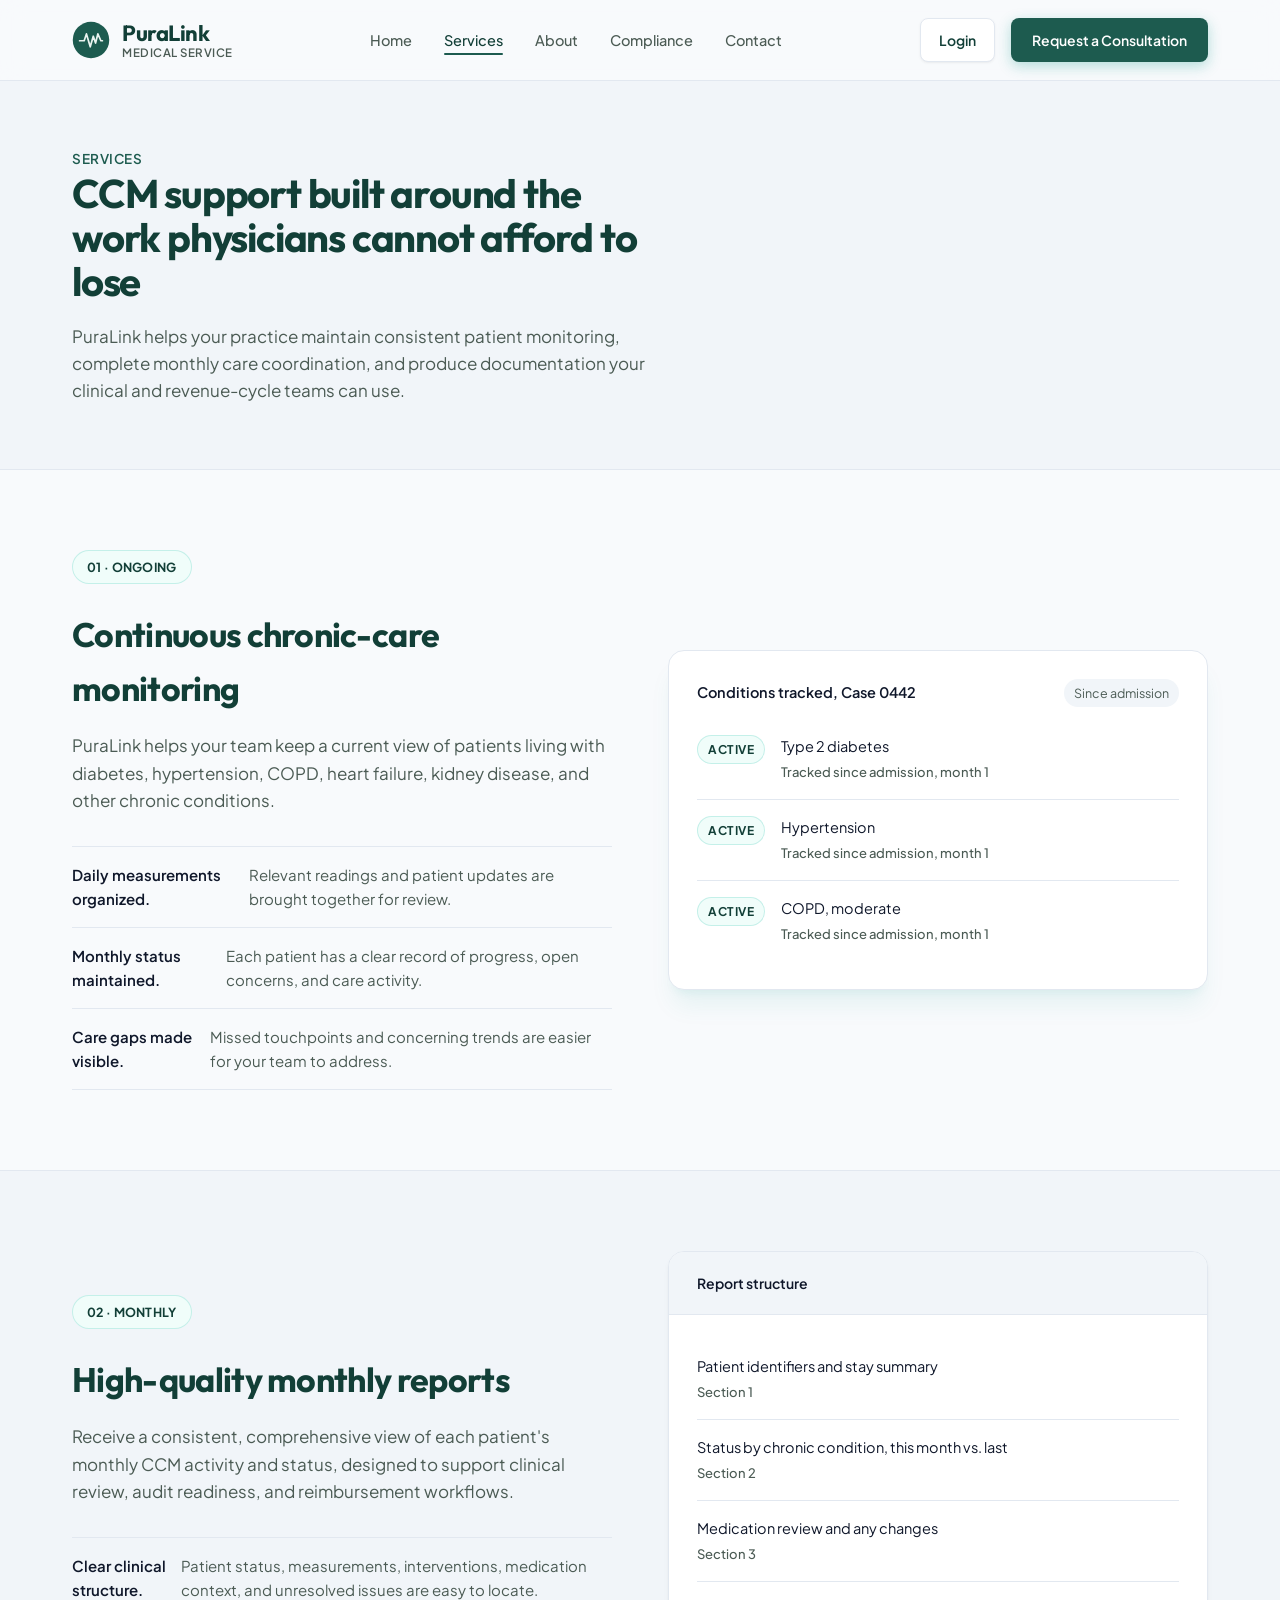
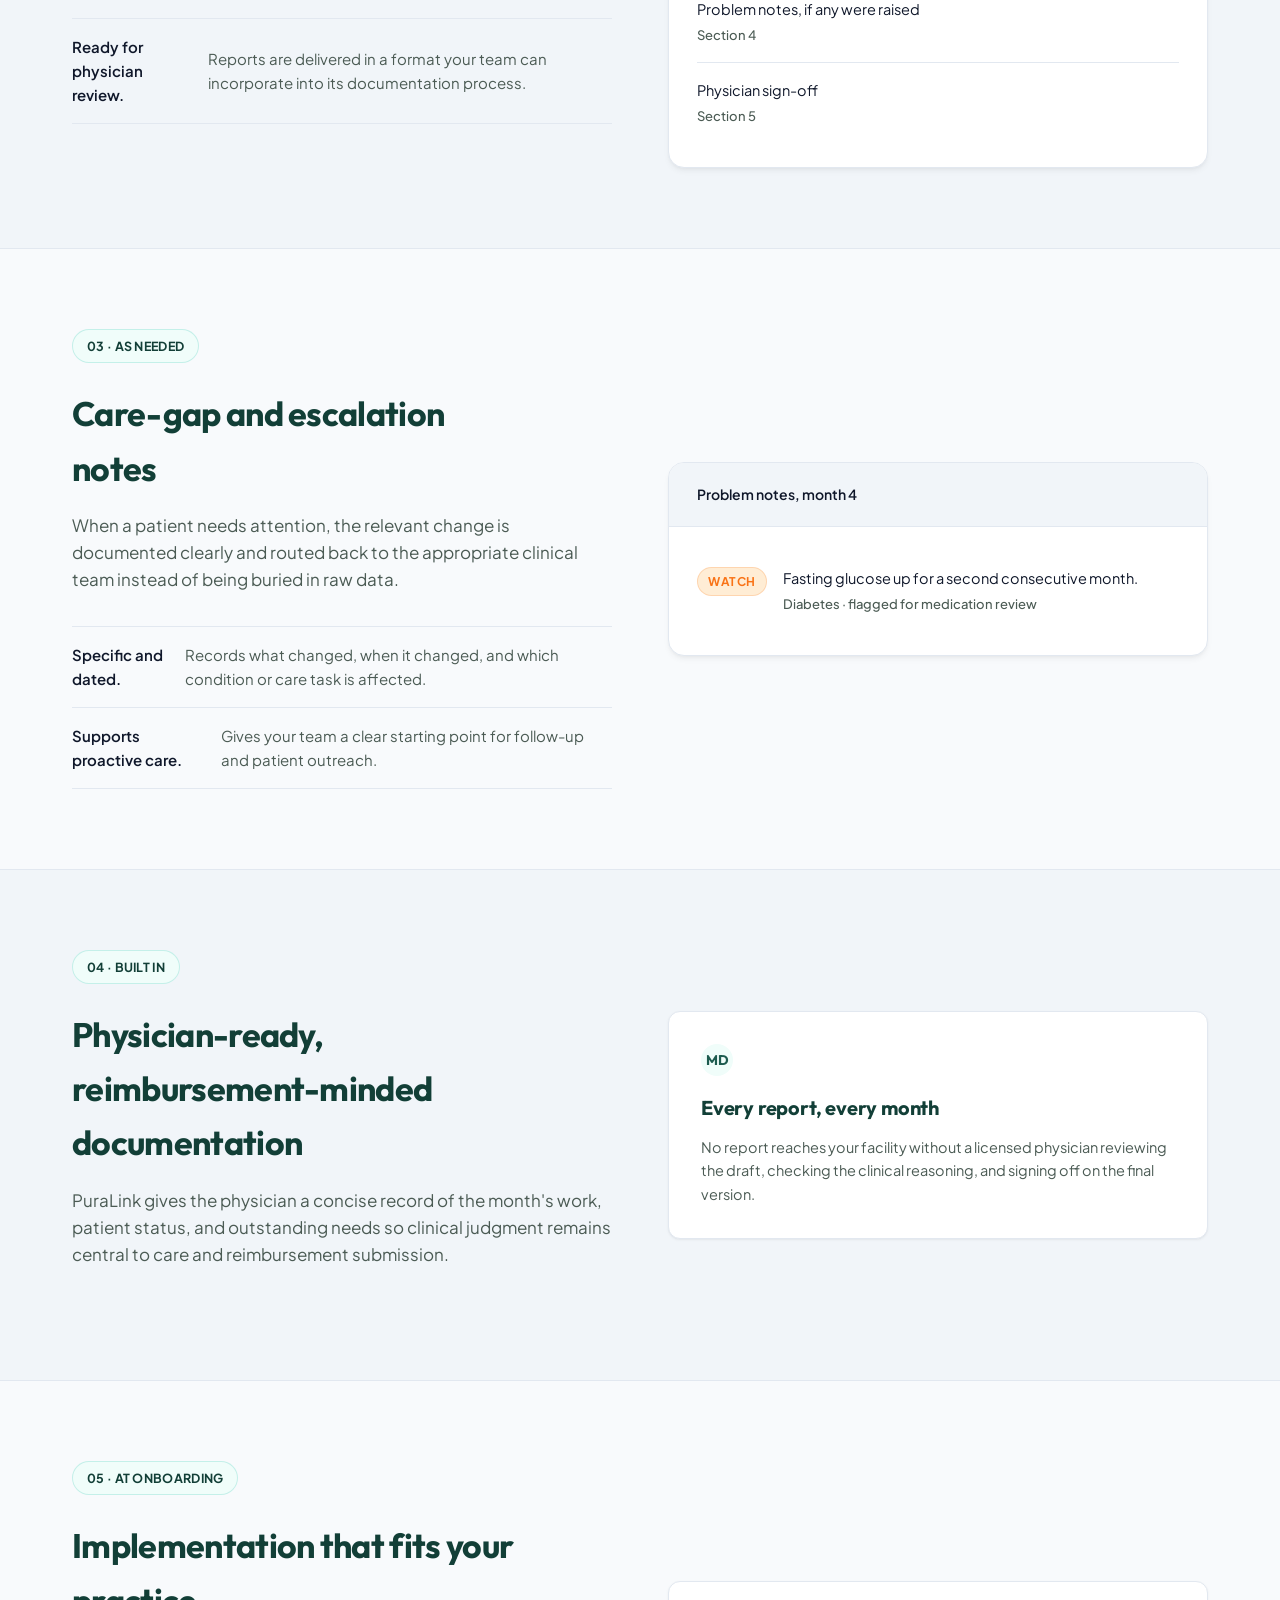
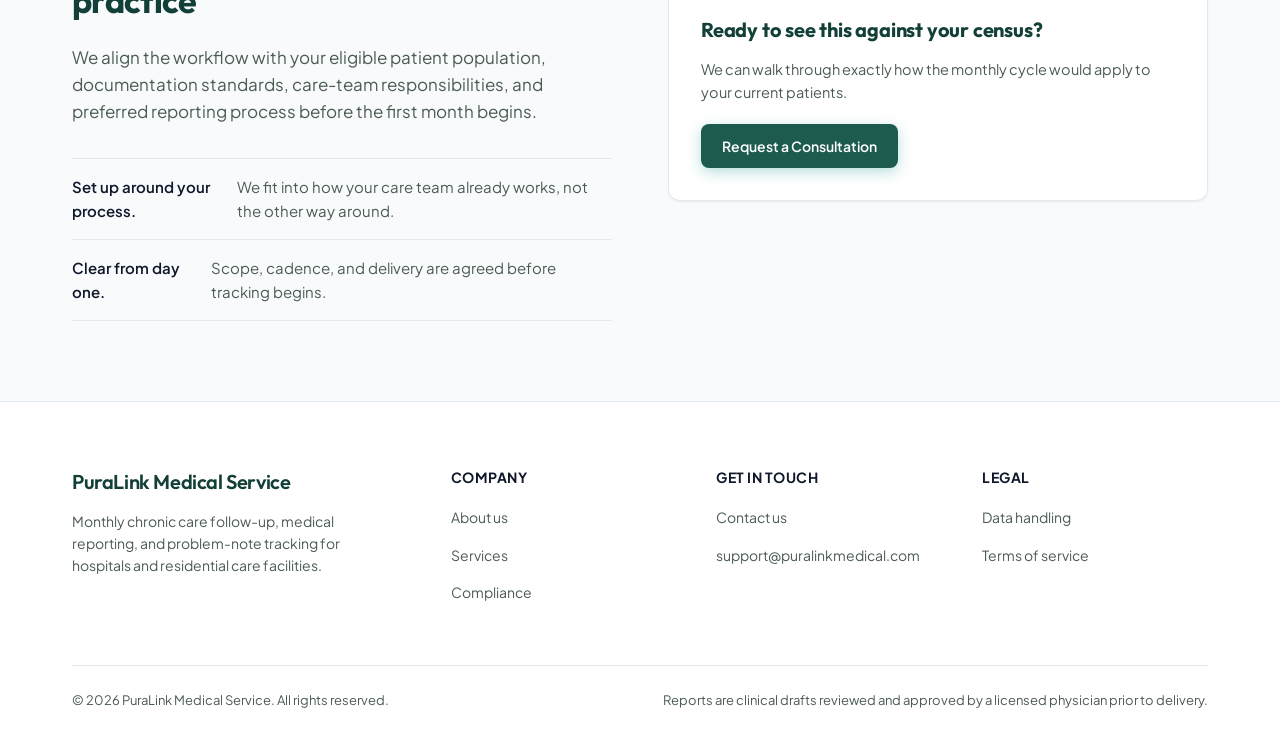
<file: services.html>
<!DOCTYPE html>
<html lang="en">
<head>
<meta charset="UTF-8">
<meta name="viewport" content="width=device-width, initial-scale=1.0">
<title>CCM Services | PuraLink</title>
<link rel="stylesheet" href="styles.css">
</head>
<body>

<header>
    <div class="header-inner">
        <a href="index.html" class="brand">
            <svg class="brand-mark" width="38" height="38" viewBox="0 0 100 100" fill="none" xmlns="http://www.w3.org/2000/svg">
                <circle cx="50" cy="50" r="48" fill="#1D5B4F"/>
                <path d="M20 52H32L38 34L48 68L56 40L62 58L68 34L76 52H80" stroke="#EAF3EF" stroke-width="4.5" stroke-linecap="round" stroke-linejoin="round" fill="none"/>
            </svg>
            <span class="brand-text">
                <span class="brand-name">PuraLink</span>
                <span class="brand-sub">Medical Service</span>
            </span>
        </a>
        <nav class="main-nav">
            <ul>
                <li><a href="index.html">Home</a></li>
                <li><a href="services.html" class="active">Services</a></li>
                <li><a href="about.html">About</a></li>
                <li><a href="compliance.html">Compliance</a></li>
                <li><a href="contact.html">Contact</a></li>
            </ul>
        </nav>
        <div class="header-actions">
            <a href="portal.html" class="btn btn-ghost">Login</a>
            <a href="contact.html" class="btn btn-primary">Request a Consultation</a>
        </div>
    </div>
</header>

<section class="page-header">
    <div class="wrap">
        <span class="breadcrumb">Services</span>
        <h1>CCM support built around the work physicians cannot afford to lose</h1>
        <p class="hero-lede">PuraLink helps your practice maintain consistent patient monitoring, complete monthly care coordination, and produce documentation your clinical and revenue-cycle teams can use.</p>
    </div>
</section>

<section>
    <div class="wrap split">
        <div class="split-text">
            <span class="tag-chip">01 · Ongoing</span>
            <h2>Continuous chronic-care monitoring</h2>
            <p class="hero-lede" style="margin-top:16px;">PuraLink helps your team keep a current view of patients living with diabetes, hypertension, COPD, heart failure, kidney disease, and other chronic conditions.</p>
            <ul class="feature-list">
                <li><strong>Daily measurements organized.</strong> Relevant readings and patient updates are brought together for review.</li>
                <li><strong>Monthly status maintained.</strong> Each patient has a clear record of progress, open concerns, and care activity.</li>
                <li><strong>Care gaps made visible.</strong> Missed touchpoints and concerning trends are easier for your team to address.</li>
            </ul>
        </div>
        <div class="split-visual">
            <div class="trend-card">
                <div class="trend-card-head">
                    <span class="title">Conditions tracked, Case 0442</span>
                    <span class="period">Since admission</span>
                </div>
                <div class="note-sample-body" style="padding:0;">
                    <div class="note-row"><span class="note-flag stable">Active</span><div class="note-text">Type 2 diabetes<span class="field">Tracked since admission, month 1</span></div></div>
                    <div class="note-row"><span class="note-flag stable">Active</span><div class="note-text">Hypertension<span class="field">Tracked since admission, month 1</span></div></div>
                    <div class="note-row"><span class="note-flag stable">Active</span><div class="note-text">COPD, moderate<span class="field">Tracked since admission, month 1</span></div></div>
                </div>
            </div>
        </div>
    </div>
</section>

<section class="band">
    <div class="wrap split reverse">
        <div class="split-visual">
            <div class="note-sample">
                <div class="note-sample-head">
                    <span class="patient-label">Report structure</span>
                </div>
                <div class="note-sample-body">
                    <div class="note-row"><div class="note-text">Patient identifiers and stay summary<span class="field">Section 1</span></div></div>
                    <div class="note-row"><div class="note-text">Status by chronic condition, this month vs. last<span class="field">Section 2</span></div></div>
                    <div class="note-row"><div class="note-text">Medication review and any changes<span class="field">Section 3</span></div></div>
                    <div class="note-row"><div class="note-text">Problem notes, if any were raised<span class="field">Section 4</span></div></div>
                    <div class="note-row"><div class="note-text">Physician sign-off<span class="field">Section 5</span></div></div>
                </div>
            </div>
        </div>
        <div class="split-text">
            <span class="tag-chip">02 · Monthly</span>
            <h2>High-quality monthly reports</h2>
            <p class="hero-lede" style="margin-top:16px;">Receive a consistent, comprehensive view of each patient's monthly CCM activity and status, designed to support clinical review, audit readiness, and reimbursement workflows.</p>
            <ul class="feature-list">
                <li><strong>Clear clinical structure.</strong> Patient status, measurements, interventions, medication context, and unresolved issues are easy to locate.</li>
                <li><strong>Ready for physician review.</strong> Reports are delivered in a format your team can incorporate into its documentation process.</li>
            </ul>
        </div>
    </div>
</section>

<section>
    <div class="wrap split">
        <div class="split-text">
            <span class="tag-chip">03 · As needed</span>
            <h2>Care-gap and escalation notes</h2>
            <p class="hero-lede" style="margin-top:16px;">When a patient needs attention, the relevant change is documented clearly and routed back to the appropriate clinical team instead of being buried in raw data.</p>
            <ul class="feature-list">
                <li><strong>Specific and dated.</strong> Records what changed, when it changed, and which condition or care task is affected.</li>
                <li><strong>Supports proactive care.</strong> Gives your team a clear starting point for follow-up and patient outreach.</li>
            </ul>
        </div>
        <div class="split-visual">
            <div class="note-sample">
                <div class="note-sample-head"><span class="patient-label">Problem notes, month 4</span></div>
                <div class="note-sample-body">
                    <div class="note-row">
                        <span class="note-flag watch">Watch</span>
                        <div class="note-text">Fasting glucose up for a second consecutive month.<span class="field">Diabetes · flagged for medication review</span></div>
                    </div>
                </div>
            </div>
        </div>
    </div>
</section>

<section class="band">
    <div class="wrap split reverse">
        <div class="split-visual">
            <div class="card">
                <div class="num-mark">MD</div>
                <h3>Every report, every month</h3>
                <p>No report reaches your facility without a licensed physician reviewing the draft, checking the clinical reasoning, and signing off on the final version.</p>
            </div>
        </div>
        <div class="split-text">
            <span class="tag-chip">04 · Built in</span>
            <h2>Physician-ready, reimbursement-minded documentation</h2>
            <p class="hero-lede" style="margin-top:16px;">PuraLink gives the physician a concise record of the month's work, patient status, and outstanding needs so clinical judgment remains central to care and reimbursement submission.</p>
        </div>
    </div>
</section>

<section>
    <div class="wrap split">
        <div class="split-text">
            <span class="tag-chip">05 · At onboarding</span>
            <h2>Implementation that fits your practice</h2>
            <p class="hero-lede" style="margin-top:16px;">We align the workflow with your eligible patient population, documentation standards, care-team responsibilities, and preferred reporting process before the first month begins.</p>
            <ul class="feature-list">
                <li><strong>Set up around your process.</strong> We fit into how your care team already works, not the other way around.</li>
                <li><strong>Clear from day one.</strong> Scope, cadence, and delivery are agreed before tracking begins.</li>
            </ul>
        </div>
        <div class="split-visual">
            <div class="card">
                <h3>Ready to see this against your census?</h3>
                <p style="margin-bottom:20px;">We can walk through exactly how the monthly cycle would apply to your current patients.</p>
                <a href="contact.html" class="btn btn-primary">Request a Consultation</a>
            </div>
        </div>
    </div>
</section>

<footer>
    <div class="wrap">
        <div class="footer-grid">
            <div class="footer-brand">
                <span class="brand-name" style="font-family:var(--serif); color:var(--teal-deep); font-weight:600;">PuraLink Medical Service</span>
                <p>Monthly chronic care follow-up, medical reporting, and problem-note tracking for hospitals and residential care facilities.</p>
            </div>
            <div class="footer-col">
                <h5>Company</h5>
                <ul>
                    <li><a href="about.html">About us</a></li>
                    <li><a href="services.html">Services</a></li>
                    <li><a href="compliance.html">Compliance</a></li>
                </ul>
            </div>
            <div class="footer-col">
                <h5>Get in touch</h5>
                <ul>
                    <li><a href="contact.html">Contact us</a></li>
                    <li><a href="mailto:support@puralinkmedical.com">support@puralinkmedical.com</a></li>
                </ul>
            </div>
            <div class="footer-col">
                <h5>Legal</h5>
                <ul>
                    <li><a href="compliance.html">Data handling</a></li>
                    <li><a href="#">Terms of service</a></li>
                </ul>
            </div>
        </div>
        <div class="footer-bottom">
            <span>&copy; 2026 PuraLink Medical Service. All rights reserved.</span>
            <span>Reports are clinical drafts reviewed and approved by a licensed physician prior to delivery.</span>
        </div>
    </div>
</footer>

</body>
</html>
</file>
<file: styles.css>
@import url('https://fonts.googleapis.com/css2?family=Plus+Jakarta+Sans:ital,wght@0,400..800;1,400..800&family=Outfit:wght@400;500;600;700;800&display=swap');

:root {
    --paper: #F8FAFC;
    --paper-tint: #F1F5F9;
    --ink: #0F172A;
    --ink-soft: #4B5B54;
    --teal: #1D5B4F;
    --teal-deep: #123F37;
    --teal-light: #589689;
    --sage: #729184;
    --sage-tint: #F0FDFA;
    --clay: #F97316;
    --clay-tint: #FFEDD5;
    --line: #E2E8F0;
    --white: #FFFFFF;
    --serif: 'Outfit', sans-serif;
    --sans: 'Plus Jakarta Sans', -apple-system, BlinkMacSystemFont, 'Segoe UI', sans-serif;
    --shadow-sm: 0 1px 3px 0 rgba(0, 0, 0, 0.05), 0 1px 2px -1px rgba(0, 0, 0, 0.05);
    --shadow-md: 0 4px 6px -1px rgba(0, 0, 0, 0.05), 0 2px 4px -2px rgba(0, 0, 0, 0.05);
    --shadow-lg: 0 20px 25px -5px rgba(13, 148, 136, 0.08), 0 8px 10px -6px rgba(13, 148, 136, 0.08);
    --radius-sm: 8px;
    --radius-md: 12px;
    --radius-lg: 16px;
    --transition: all 0.25s cubic-bezier(0.16, 1, 0.3, 1);
}

* { margin: 0; padding: 0; box-sizing: border-box; }

html { scroll-behavior: smooth; }

body {
    font-family: var(--sans);
    color: var(--ink);
    background: var(--paper);
    line-height: 1.6;
    font-size: 16px;
    -webkit-font-smoothing: antialiased;
}

a { color: inherit; }

img, svg { display: block; max-width: 100%; }

.wrap {
    max-width: 1200px;
    margin: 0 auto;
    padding: 0 32px;
}

/* ---------- Header ---------- */

header {
    position: sticky;
    top: 0;
    z-index: 100;
    background: rgba(248, 250, 252, 0.85);
    backdrop-filter: blur(12px);
    -webkit-backdrop-filter: blur(12px);
    border-bottom: 1px solid var(--line);
    transition: var(--transition);
}

.header-inner {
    max-width: 1200px;
    margin: 0 auto;
    padding: 18px 32px;
    display: flex;
    align-items: center;
    justify-content: space-between;
}

.brand {
    display: flex;
    align-items: center;
    gap: 12px;
    text-decoration: none;
}

.brand-mark { flex-shrink: 0; }

.brand-text {
    display: flex;
    flex-direction: column;
    line-height: 1.15;
}

.brand-name {
    font-family: var(--serif);
    font-size: 22px;
    font-weight: 700;
    color: var(--teal-deep);
    letter-spacing: -0.02em;
}

.brand-sub {
    font-size: 11.5px;
    color: var(--ink-soft);
    letter-spacing: 0.5px;
    text-transform: uppercase;
    font-weight: 600;
}

nav.main-nav ul {
    display: flex;
    list-style: none;
    gap: 32px;
}

nav.main-nav a {
    text-decoration: none;
    font-size: 14.5px;
    font-weight: 500;
    color: var(--ink-soft);
    padding: 6px 0;
    position: relative;
    transition: var(--transition);
}

nav.main-nav a::after {
    content: '';
    position: absolute;
    bottom: 0;
    left: 0;
    width: 0;
    height: 2px;
    background: var(--teal);
    transition: var(--transition);
    border-radius: 2px;
}

nav.main-nav a:hover,
nav.main-nav a.active {
    color: var(--teal-deep);
}

nav.main-nav a:hover::after,
nav.main-nav a.active::after {
    width: 100%;
}

.header-actions {
    display: flex;
    align-items: center;
    gap: 16px;
}

.btn {
    display: inline-flex;
    align-items: center;
    gap: 8px;
    text-decoration: none;
    font-weight: 600;
    font-size: 14px;
    padding: 10px 20px;
    border-radius: var(--radius-sm);
    transition: var(--transition);
    border: 1px solid transparent;
    cursor: pointer;
}

.btn-primary {
    background: var(--teal);
    color: var(--white);
    box-shadow: 0 4px 14px rgba(13, 148, 136, 0.3);
}
.btn-primary:hover { 
    background: var(--teal-deep); 
    transform: translateY(-2px);
    box-shadow: 0 6px 20px rgba(13, 148, 136, 0.4);
}

.btn-ghost {
    color: var(--teal-deep);
    border-color: var(--line);
    background: var(--white);
    font-size: 14px;
    padding: 10px 18px;
    box-shadow: var(--shadow-sm);
}
.btn-ghost:hover { 
    border-color: var(--teal); 
    background: var(--sage-tint);
    transform: translateY(-1px);
}

.mobile-toggle { display: none; }

@media (max-width: 900px) {
    nav.main-nav { display: none; }
    .btn-ghost { display: none; }
}

/* ---------- Hero ---------- */

.hero {
    padding: 80px 0;
    border-bottom: 1px solid var(--line);
    background: radial-gradient(circle at top right, rgba(20, 184, 166, 0.05), transparent 50%);
}

.hero-grid {
    display: grid;
    grid-template-columns: 1.1fr 0.9fr;
    gap: 48px;
    align-items: center;
}

.tag-chip {
    display: inline-flex;
    align-items: center;
    gap: 6px;
    font-size: 12.5px;
    font-weight: 700;
    color: var(--teal-deep);
    background: var(--sage-tint);
    border: 1px solid rgba(20, 184, 166, 0.2);
    padding: 6px 14px;
    border-radius: 50px;
    margin-bottom: 24px;
    letter-spacing: 0.3px;
    text-transform: uppercase;
}

h1 {
    font-family: var(--serif);
    font-size: 48px;
    line-height: 1.1;
    font-weight: 700;
    color: var(--teal-deep);
    margin-bottom: 20px;
    letter-spacing: -0.03em;
}

.hero-lede {
    font-size: 17px;
    color: var(--ink-soft);
    max-width: 48ch;
    margin-bottom: 32px;
}

.hero-ctas { display: flex; gap: 14px; margin-bottom: 40px; }

.hero-stats {
    display: flex;
    gap: 36px;
    padding-top: 24px;
    border-top: 1px solid var(--line);
}

.hero-stat .num {
    font-family: var(--serif);
    font-size: 28px;
    color: var(--teal-deep);
    font-weight: 700;
    letter-spacing: -0.02em;
}
.hero-stat .label {
    font-size: 13px;
    color: var(--ink-soft);
    margin-top: 2px;
    font-weight: 500;
}

/* Vital trend line visual */
.trend-card {
    background: var(--white);
    border: 1px solid var(--line);
    border-radius: var(--radius-lg);
    padding: 28px;
    box-shadow: var(--shadow-lg);
    transition: var(--transition);
}
.trend-card:hover {
    transform: translateY(-4px);
    box-shadow: 0 25px 35px -10px rgba(13, 148, 136, 0.12);
}

.trend-card-head {
    display: flex;
    justify-content: space-between;
    align-items: baseline;
    margin-bottom: 12px;
}

.trend-card-head .title { font-size: 14.5px; font-weight: 600; color: var(--ink); }
.trend-card-head .period { font-size: 12.5px; color: var(--ink-soft); background: var(--paper-tint); padding: 4px 10px; border-radius: 20px; }

.trend-card svg { width: 100%; height: auto; }

.trend-legend {
    display: flex;
    gap: 20px;
    margin-top: 16px;
    padding-top: 16px;
    border-top: 1px solid var(--line);
}

.trend-legend .item {
    font-size: 12.5px;
    color: var(--ink-soft);
    display: flex;
    align-items: center;
    gap: 8px;
    font-weight: 500;
}

.dot { width: 8px; height: 8px; border-radius: 50%; }

/* ---------- Sections ---------- */

section { padding: 80px 0; }

.section-eyebrow-row {
    display: flex;
    justify-content: space-between;
    align-items: flex-end;
    margin-bottom: 40px;
    gap: 30px;
}

h2 {
    font-family: var(--serif);
    font-size: 34px;
    font-weight: 700;
    color: var(--teal-deep);
    letter-spacing: -0.02em;
    max-width: 20ch;
}

.section-note {
    font-size: 15px;
    color: var(--ink-soft);
    max-width: 36ch;
}

.card-row {
    display: grid;
    grid-template-columns: repeat(3, 1fr);
    gap: 24px;
}

.card {
    background: var(--white);
    border: 1px solid var(--line);
    border-radius: var(--radius-md);
    padding: 32px;
    box-shadow: var(--shadow-sm);
    transition: var(--transition);
}
.card:hover {
    transform: translateY(-4px);
    border-color: var(--teal);
    box-shadow: var(--shadow-md);
}

.card h3 {
    font-family: var(--serif);
    font-size: 20px;
    font-weight: 700;
    color: var(--teal-deep);
    margin-bottom: 12px;
    letter-spacing: -0.01em;
}

.card p { color: var(--ink-soft); font-size: 14.5px; line-height: 1.6; }

.card .num-mark {
    font-family: var(--serif);
    font-size: 14px;
    font-weight: 700;
    color: var(--teal);
    background: var(--sage-tint);
    width: 32px;
    height: 32px;
    display: flex;
    align-items: center;
    justify-content: center;
    border-radius: 50%;
    margin-bottom: 16px;
}

/* Alt background band */
.band { background: var(--paper-tint); border-top: 1px solid var(--line); border-bottom: 1px solid var(--line); }

/* Timeline */
.timeline {
    display: grid;
    grid-template-columns: repeat(5, 1fr);
    gap: 16px;
    position: relative;
}

.timeline::before {
    content: "";
    position: absolute;
    top: 20px;
    left: 5%;
    right: 5%;
    height: 2px;
    background: var(--line);
    z-index: 1;
}

.timeline-step { 
    position: relative; 
    padding-top: 56px; 
    z-index: 2;
    background: var(--white);
    padding: 24px 20px 20px 20px;
    border-radius: var(--radius-md);
    border: 1px solid var(--line);
    box-shadow: var(--shadow-sm);
}

.timeline-marker {
    position: absolute;
    top: -16px;
    left: 20px;
    width: 36px;
    height: 36px;
    border-radius: 50%;
    background: var(--teal);
    color: var(--white);
    display: flex;
    align-items: center;
    justify-content: center;
    font-family: var(--serif);
    font-weight: 700;
    font-size: 14px;
    box-shadow: 0 4px 10px rgba(13, 148, 136, 0.3);
}

.timeline-step h4 {
    font-size: 15px;
    font-weight: 700;
    color: var(--ink);
    margin-bottom: 8px;
}

.timeline-step p { font-size: 13.5px; color: var(--ink-soft); }

/* Problem-note annotation pattern */
.note-sample {
    background: var(--white);
    border: 1px solid var(--line);
    border-radius: var(--radius-lg);
    overflow: hidden;
    box-shadow: var(--shadow-md);
}

.note-sample-head {
    display: flex;
    justify-content: space-between;
    align-items: center;
    padding: 20px 28px;
    border-bottom: 1px solid var(--line);
    background: var(--paper-tint);
}

.note-sample-head .patient-label { font-size: 14px; font-weight: 600; color: var(--ink); }

.note-sample-body { padding: 24px 28px; }

.note-row {
    display: flex;
    gap: 16px;
    padding: 16px 0;
    border-bottom: 1px solid var(--line);
    align-items: flex-start;
}
.note-row:last-child { border-bottom: none; }

.note-flag {
    flex-shrink: 0;
    font-size: 12px;
    font-weight: 700;
    padding: 4px 10px;
    border-radius: 20px;
    height: fit-content;
    text-transform: uppercase;
    letter-spacing: 0.5px;
}

.note-flag.stable { background: var(--sage-tint); color: var(--teal-deep); border: 1px solid rgba(20, 184, 166, 0.2); }
.note-flag.watch { background: var(--clay-tint); color: var(--clay); border: 1px solid rgba(249, 115, 22, 0.2); }

.note-row .note-text { font-size: 14.5px; color: var(--ink); }
.note-row .note-text .field { color: var(--ink-soft); font-size: 13px; display: block; margin-top: 4px; font-weight: 500; }

/* Two column feature */
.split {
    display: grid;
    grid-template-columns: 1fr 1fr;
    gap: 56px;
    align-items: center;
}

.split.reverse { grid-template-columns: 1fr 1fr; }
.split.reverse .split-visual { order: 2; }

.feature-list { list-style: none; margin-top: 24px; }
.feature-list li {
    padding: 16px 0;
    border-top: 1px solid var(--line);
    font-size: 15px;
    color: var(--ink-soft);
    display: flex;
    gap: 14px;
    align-items: center;
}
.feature-list li:last-child { border-bottom: 1px solid var(--line); }
.feature-list li strong { color: var(--ink); font-weight: 600; }

/* CTA band */
.cta-band {
    background: linear-gradient(135deg, var(--teal-deep), var(--teal));
    color: var(--white);
    padding: 72px 0;
    position: relative;
    overflow: hidden;
}
.cta-band h2 { color: var(--white); max-width: none; }
.cta-band .section-note { color: rgba(255, 255, 255, 0.8); }
.cta-band-inner {
    display: flex;
    justify-content: space-between;
    align-items: center;
    gap: 30px;
}
.cta-band .btn-primary { 
    background: var(--white); 
    color: var(--teal-deep);
    box-shadow: 0 10px 25px rgba(0, 0, 0, 0.15);
}
.cta-band .btn-primary:hover { background: var(--paper-tint); transform: translateY(-2px); }

/* Footer */
footer {
    border-top: 1px solid var(--line);
    padding: 64px 0 32px;
    background: var(--white);
}
.footer-grid {
    display: grid;
    grid-template-columns: 1.5fr 1fr 1fr 1fr;
    gap: 40px;
    margin-bottom: 48px;
}
.footer-brand .brand-name { font-size: 20px; }
.footer-brand p { font-size: 14px; color: var(--ink-soft); margin-top: 12px; max-width: 32ch; }
.footer-col h5 { font-size: 14px; font-weight: 700; margin-bottom: 16px; color: var(--ink); text-transform: uppercase; letter-spacing: 0.5px; }
.footer-col ul { list-style: none; }
.footer-col li { margin-bottom: 12px; }
.footer-col a { text-decoration: none; font-size: 14px; color: var(--ink-soft); transition: var(--transition); }
.footer-col a:hover { color: var(--teal); padding-left: 4px; }
.footer-bottom {
    display: flex;
    justify-content: space-between;
    padding-top: 24px;
    border-top: 1px solid var(--line);
    font-size: 13px;
    color: var(--ink-soft);
}

/* Page header */
.page-header { padding: 64px 0; border-bottom: 1px solid var(--line); background: var(--paper-tint); }
.page-header h1 { font-size: 40px; max-width: 22ch; }
.page-header .hero-lede { margin-bottom: 0; }
.breadcrumb { font-size: 13.5px; color: var(--teal); margin-bottom: 16px; font-weight: 600; text-transform: uppercase; letter-spacing: 0.5px; }

/* Contact page */
.contact-grid { display: grid; grid-template-columns: 1fr 1fr; gap: 48px; }
.contact-method {
    display: flex;
    gap: 16px;
    padding: 20px 0;
    border-top: 1px solid var(--line);
    align-items: center;
}
.contact-method:last-child { border-bottom: 1px solid var(--line); }
.contact-method .icon-box {
    width: 44px; height: 44px; border-radius: var(--radius-sm);
    background: var(--sage-tint);
    display: flex; align-items: center; justify-content: center;
    flex-shrink: 0;
    color: var(--teal);
}
.contact-method h4 { font-size: 15px; margin-bottom: 2px; font-weight: 600; }
.contact-method a, .contact-method p { font-size: 14.5px; color: var(--ink-soft); text-decoration: none; }
.contact-method a:hover { color: var(--teal); }

.form-field { margin-bottom: 20px; }
.form-field label { display: block; font-size: 13.5px; font-weight: 600; color: var(--ink); margin-bottom: 8px; }
.form-field input, .form-field select, .form-field textarea {
    width: 100%;
    font-family: var(--sans);
    font-size: 15px;
    padding: 14px 16px;
    border: 1px solid var(--line);
    border-radius: var(--radius-sm);
    background: var(--white);
    color: var(--ink);
    box-shadow: var(--shadow-sm);
    transition: var(--transition);
}
.form-field input:focus, .form-field select:focus, .form-field textarea:focus {
    outline: none;
    border-color: var(--teal);
    box-shadow: 0 0 0 4px rgba(13, 148, 136, 0.15);
}
.form-field textarea { min-height: 120px; resize: vertical; }
.form-note { font-size: 13px; color: var(--ink-soft); margin-top: 16px; }

/* FAQ */
.faq-item { border-top: 1px solid var(--line); padding: 24px 0; }
.faq-item:last-child { border-bottom: 1px solid var(--line); }
.faq-item h4 { font-size: 16px; margin-bottom: 8px; color: var(--ink); font-weight: 600; }
.faq-item p { font-size: 14.5px; color: var(--ink-soft); max-width: 65ch; line-height: 1.6; }

/* Compliance checklist */
.compliance-grid { display: grid; grid-template-columns: repeat(2, 1fr); gap: 24px; }
.compliance-item {
    display: flex; gap: 16px;
    padding: 24px;
    border: 1px solid var(--line);
    border-radius: var(--radius-md);
    background: var(--white);
    box-shadow: var(--shadow-sm);
    transition: var(--transition);
}
.compliance-item:hover { border-color: var(--teal); box-shadow: var(--shadow-md); }
.compliance-item .mark {
    flex-shrink: 0; width: 32px; height: 32px; border-radius: 50%;
    background: var(--sage-tint); color: var(--teal);
    display: flex; align-items: center; justify-content: center;
    font-size: 14px; font-weight: 700;
}
.compliance-item h4 { font-size: 15.5px; margin-bottom: 6px; font-weight: 600; }
.compliance-item p { font-size: 14px; color: var(--ink-soft); }

/* Values / about */
.value-row { display: grid; grid-template-columns: repeat(4, 1fr); gap: 20px; }
.value-row .card { padding: 24px 20px; }

@media (max-width: 900px) {
    .hero-grid, .split, .split.reverse, .contact-grid, .footer-grid { grid-template-columns: 1fr; }
    .split.reverse .split-visual { order: 0; }
    .card-row, .value-row, .compliance-grid { grid-template-columns: 1fr; }
    .timeline { grid-template-columns: 1fr; gap: 24px; }
    .timeline::before { display: none; }
    h1 { font-size: 36px; }
    .hero { padding: 56px 0; }
    .cta-band-inner { flex-direction: column; align-items: flex-start; }
}
</file>
